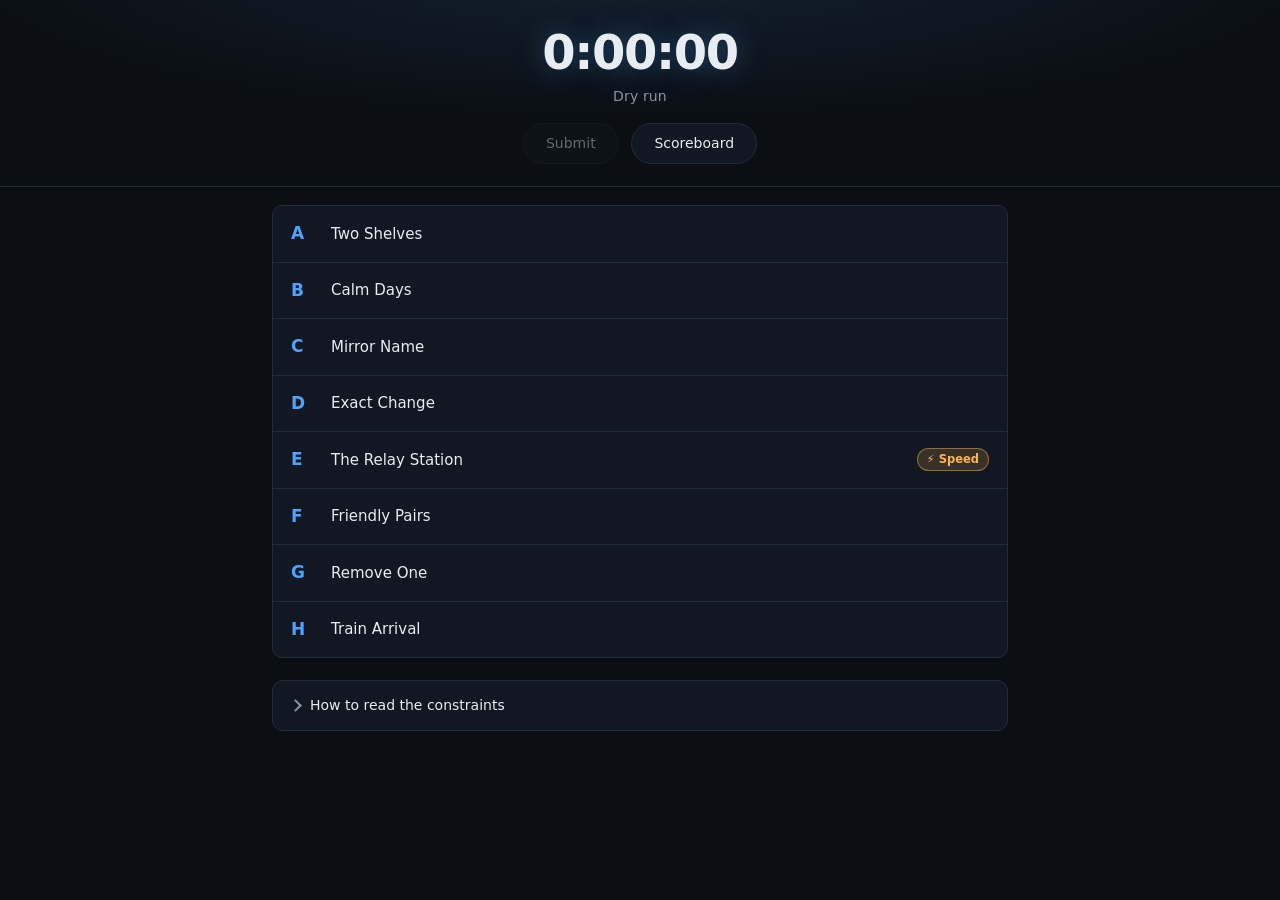
<file: docs/index.html>
<!DOCTYPE html>
<html lang="en">
<head>
  <meta charset="utf-8">
  <meta name="viewport" content="width=device-width, initial-scale=1">
  <title>Problems</title>
  <link rel="stylesheet" href="assets/style.css">
</head>
<body>

  <header class="hero hero-compact">
    <div class="clock">--:--:--</div>
    <h1 id="contestTitle">Contest</h1>
    <a class="cta" href="submit.html" id="submitCta">Submit</a>
    <a class="cta" href="board.html">Scoreboard</a>
  </header>

  <main class="wrap wrap-narrow">

    <p class="lock-note" id="lockNote" hidden>
      <svg viewBox="0 0 24 24" aria-hidden="true"><rect x="5" y="11" width="14" height="10" rx="2"/>
        <path d="M8 11V8a4 4 0 0 1 8 0v3"/></svg>
      Problem statements open when the contest starts. This page updates by itself.
    </p>

    <div class="plist" id="plist"></div>

    <details class="guide">
      <summary>How to read the constraints</summary>
      <div class="guide-body">
        <p>A computer does roughly 10<sup>8</sup> simple operations per second. Look at the largest
        value of <b>n</b> in the Input section and pick an approach that fits inside the time limit.</p>

        <div class="guide-table">
          <table>
            <thead><tr><th>Largest n</th><th>Slowest approach that still fits in 1 s</th></tr></thead>
            <tbody>
              <tr><td>n ≤ 10</td>                <td>O(n!) — try every ordering</td></tr>
              <tr><td>n ≤ 20</td>                <td>O(2<sup>n</sup>) — try every subset</td></tr>
              <tr><td>n ≤ 500</td>               <td>O(n<sup>3</sup>) — three nested loops</td></tr>
              <tr><td>n ≤ 5000</td>              <td>O(n<sup>2</sup>) — two nested loops</td></tr>
              <tr><td>n ≤ 2·10<sup>5</sup></td>  <td>O(n log n) — sorting, binary search, set, map</td></tr>
              <tr><td>n ≤ 10<sup>7</sup></td>    <td>O(n) — a single pass</td></tr>
            </tbody>
          </table>
        </div>

        <p>A program that prints the right answer but runs past the time limit is rejected as
        <b>Too slow</b>. Read from standard input, write to standard output, C++ only.</p>
      </div>
    </details>

  </main>

  <script src="assets/statement.js"></script>
  <script>
    const $ = id => document.getElementById(id);
    let DATA = null;

    async function load() {
      try {
        const res = await fetch("data/standings.json?t=" + Date.now(), { cache: "no-store" });
        if (!res.ok) throw new Error("HTTP " + res.status);
        DATA = await res.json();
        if (DATA.contest.closed) { location.replace("closed.html"); return; }
        $("contestTitle").textContent = DATA.contest.title || "Contest";
        renderProblems();
        tick();
      } catch (e) {
        console.warn("Could not load the contest:", e.message);
      }
    }

    function renderProblems() {
      const open = !!DATA.contest.revealed;
      $("lockNote").hidden = open;

      if (!DATA.problems.length) {
        $("plist").innerHTML = '<div class="empty-line">No problems yet.</div>';
        return;
      }

      $("plist").innerHTML = DATA.problems.map(p =>
        '<a class="prow' + (open ? '' : ' locked') + '" href="problem.html?id=' + p.id + '">' +
          '<span class="pid">' + p.id + '</span>' +
          '<span class="pname">' + (open ? escHtml(p.name || "Problem " + p.id) : "Opens at the start") + '</span>' +
          (open && p.speed ? '<span class="speed-tag">⚡ Speed</span>' : '') +
        '</a>').join("");
    }

    function hhmmss(t) {
      const s = Math.max(0, Math.floor(t));
      return Math.floor(s / 3600) + ":" +
        String(Math.floor((s % 3600) / 60)).padStart(2, "0") + ":" +
        String(s % 60).padStart(2, "0");
    }

    function applyPhase() {
      const open = contestPhase(DATA.contest) === "running";
      const b = $("submitCta");
      b.classList.toggle("is-off", !open);
      b.setAttribute("aria-disabled", String(!open));
      b.tabIndex = open ? 0 : -1;
      b.title = open ? "" : "Submissions open when the contest starts";
    }

    function tick() {
      if (!DATA) return;
      applyPhase();
      if (!DATA.contest.start) return;
      const t0 = new Date(DATA.contest.start).getTime();
      const t1 = t0 + DATA.contest.durationMinutes * 60000;
      const now = Date.now();
      const el = document.querySelector(".clock");
      if (now < t0)      el.textContent = hhmmss((t0 - now) / 1000);
      else if (now < t1) el.textContent = hhmmss((t1 - now) / 1000);
      else               el.textContent = "0:00:00";
    }

    load();
    setInterval(load, 15000);
    setInterval(tick, 1000);
  </script>
</body>
</html>
</file>
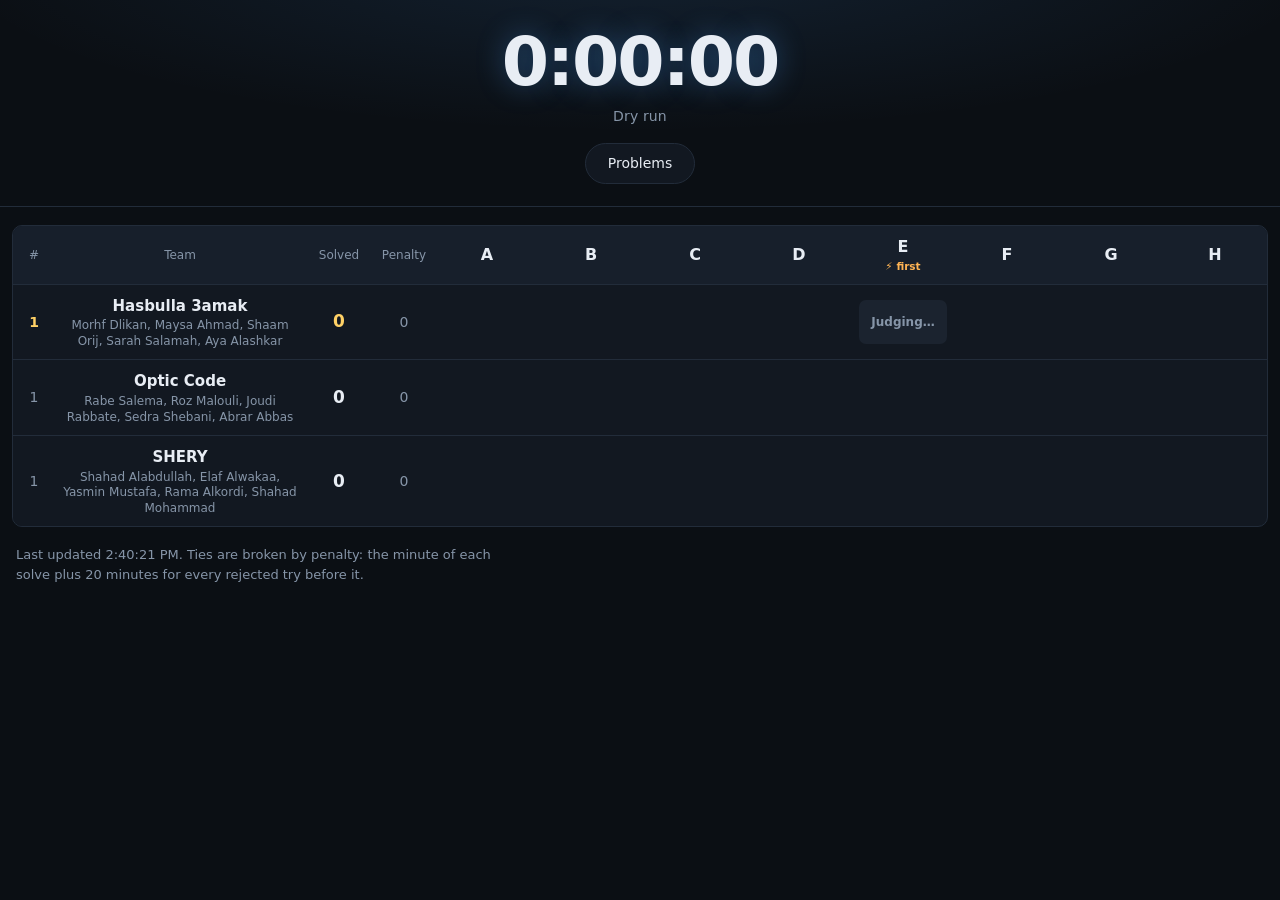
<file: docs/board.html>
<!DOCTYPE html>
<html lang="en">
<head>
  <meta charset="utf-8">
  <meta name="viewport" content="width=device-width, initial-scale=1">
  <title>Scoreboard</title>
  <link rel="stylesheet" href="assets/style.css">
</head>
<body>

  <header class="hero">
    <div class="clock">--:--:--</div>
    <h1 id="contestTitle">Contest</h1>
    <a class="cta" href="index.html">Problems</a>
  </header>

  <main class="wrap wrap-wide">
    <div class="board-scroll">
      <table class="board">
        <thead id="boardHead"></thead>
        <tbody id="boardBody"></tbody>
      </table>
    </div>
    <p class="note" id="updated"></p>
  </main>

  <script src="assets/scoring.js"></script>
  <script src="assets/statement.js"></script>
  <script>
    const $ = id => document.getElementById(id);
    let DATA = null;

    async function load() {
      try {
        const res = await fetch("data/standings.json?t=" + Date.now(), { cache: "no-store" });
        if (!res.ok) throw new Error("HTTP " + res.status);
        DATA = await res.json();
        if (DATA.contest.closed) { location.replace("closed.html"); return; }
        render();
        tick();
      } catch (e) {
        console.warn("Could not load the results:", e.message);
      }
    }

    function render() {
      $("contestTitle").textContent = DATA.contest.title || "Contest";
      const board = buildBoard(DATA);

      let head = '<tr><th class="rank">#</th><th class="team">Team</th>' +
                 '<th>Solved</th><th>Penalty</th>';
      DATA.problems.forEach(p => {
        head += '<th><span class="plet">' + p.id + '</span>' +
                (p.speed ? '<span class="psub speed">⚡ first</span>' : '') + '</th>';
      });
      $("boardHead").innerHTML = head + '</tr>';

      if (!DATA.teams.length) {
        $("boardBody").innerHTML = '<tr><td colspan="' + (4 + DATA.problems.length) + '">' +
          '<div class="empty-line">The teams appear here once the judge publishes them.</div></td></tr>';
      } else {
        $("boardBody").innerHTML = board.rows.map(r =>
          '<tr>' +
            '<td class="rank num">' + r.rank + '</td>' +
            '<td class="team"><div class="team-name">' + escHtml(r.team.name) + '</div>' +
              '<div class="team-members">' + escHtml((r.team.members || []).join(", ")) + '</div></td>' +
            '<td class="pts num">' + r.solved + '</td>' +
            '<td class="pen num">' + r.penalty + '</td>' +
            DATA.problems.map(p =>
              '<td class="cell">' + verdictBox(board.cells[r.team.id][p.id]) + '</td>').join("") +
          '</tr>').join("");
      }

      $("updated").textContent = DATA.updatedAt
        ? "Last updated " + new Date(DATA.updatedAt).toLocaleTimeString() +
          ". Ties are broken by penalty: the minute of each solve plus " +
          (DATA.contest.penaltyPerFail ?? 20) + " minutes for every rejected try before it."
        : "";
    }

    function hhmmss(t) {
      const s = Math.max(0, Math.floor(t));
      return Math.floor(s / 3600) + ":" +
        String(Math.floor((s % 3600) / 60)).padStart(2, "0") + ":" +
        String(s % 60).padStart(2, "0");
    }

    function tick() {
      if (!DATA || !DATA.contest.start) return;
      const t0 = new Date(DATA.contest.start).getTime();
      const t1 = t0 + DATA.contest.durationMinutes * 60000;
      const now = Date.now();
      const el = document.querySelector(".clock");
      if (now < t0)      el.textContent = hhmmss((t0 - now) / 1000);
      else if (now < t1) el.textContent = hhmmss((t1 - now) / 1000);
      else               el.textContent = "0:00:00";
    }

    load();
    setInterval(load, 15000);
    setInterval(tick, 1000);
  </script>
</body>
</html>
</file>
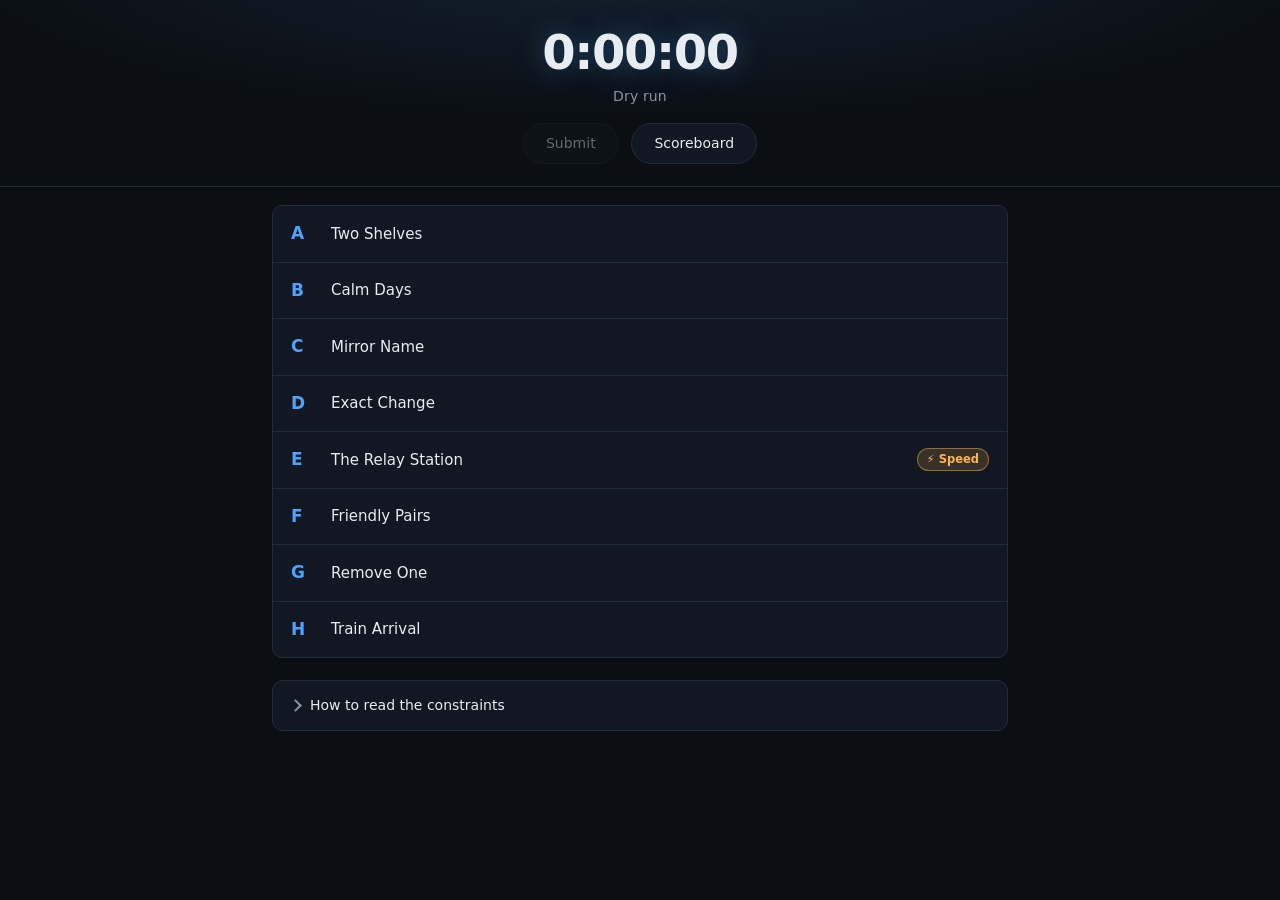
<file: docs/closed.html>
<!DOCTYPE html>
<html lang="en">
<head>
  <meta charset="utf-8">
  <meta name="viewport" content="width=device-width, initial-scale=1">
  <title>Contest ended</title>
  <link rel="stylesheet" href="assets/style.css">
</head>
<body>

  <main class="closed-page">
    <div class="closed-card" id="card">
      <p>Loading…</p>
    </div>
  </main>

  <script src="assets/scoring.js"></script>
  <script src="assets/statement.js"></script>
  <script>
    async function load() {
      let data;
      try {
        const res = await fetch("data/standings.json?t=" + Date.now(), { cache: "no-store" });
        if (!res.ok) throw new Error("HTTP " + res.status);
        data = await res.json();
      } catch (e) {
        return;
      }

      // the judge reopened the site: go back to the problems
      if (!data.contest.closed) { location.replace("index.html"); return; }

      const c = data.contest;
      const title = c.title || "The contest";
      document.title = title + " has ended";

      let h =
        '<div class="closed-mark"><svg viewBox="0 0 24 24" aria-hidden="true"><path d="M5 12.5l4.5 4.5L19 7.5"/></svg></div>' +
        "<h1>" + escHtml(title) + " has ended</h1>" +
        "<p>" + escHtml(c.closedMessage || "Thank you to every team that took part.") + "</p>";

      if (c.showPodium !== false && data.teams.length) {
        const rows = buildBoard(data).rows.filter(r => r.score > 0).slice(0, 3);
        if (rows.length) {
          h += '<div class="podium"><div class="podium-title">FINAL STANDINGS</div>' +
            rows.map(r =>
              '<div class="podium-row p' + r.rank + '">' +
                '<span class="podium-place">' + r.rank + "</span>" +
                '<div class="podium-main">' +
                  '<div class="podium-name">' + escHtml(r.team.name) + "</div>" +
                  '<div class="podium-members">' + escHtml((r.team.members || []).join(", ")) + "</div>" +
                "</div>" +
                '<div class="podium-score"><b>' + r.solved + (r.solved === 1 ? " problem" : " problems") + "</b>" +
                  "<small>penalty " + r.penalty + "</small></div>" +
              "</div>").join("") +
          "</div>";
        }
      }

      document.getElementById("card").innerHTML = h;
    }

    load();
    setInterval(load, 30000);
  </script>
</body>
</html>
</file>
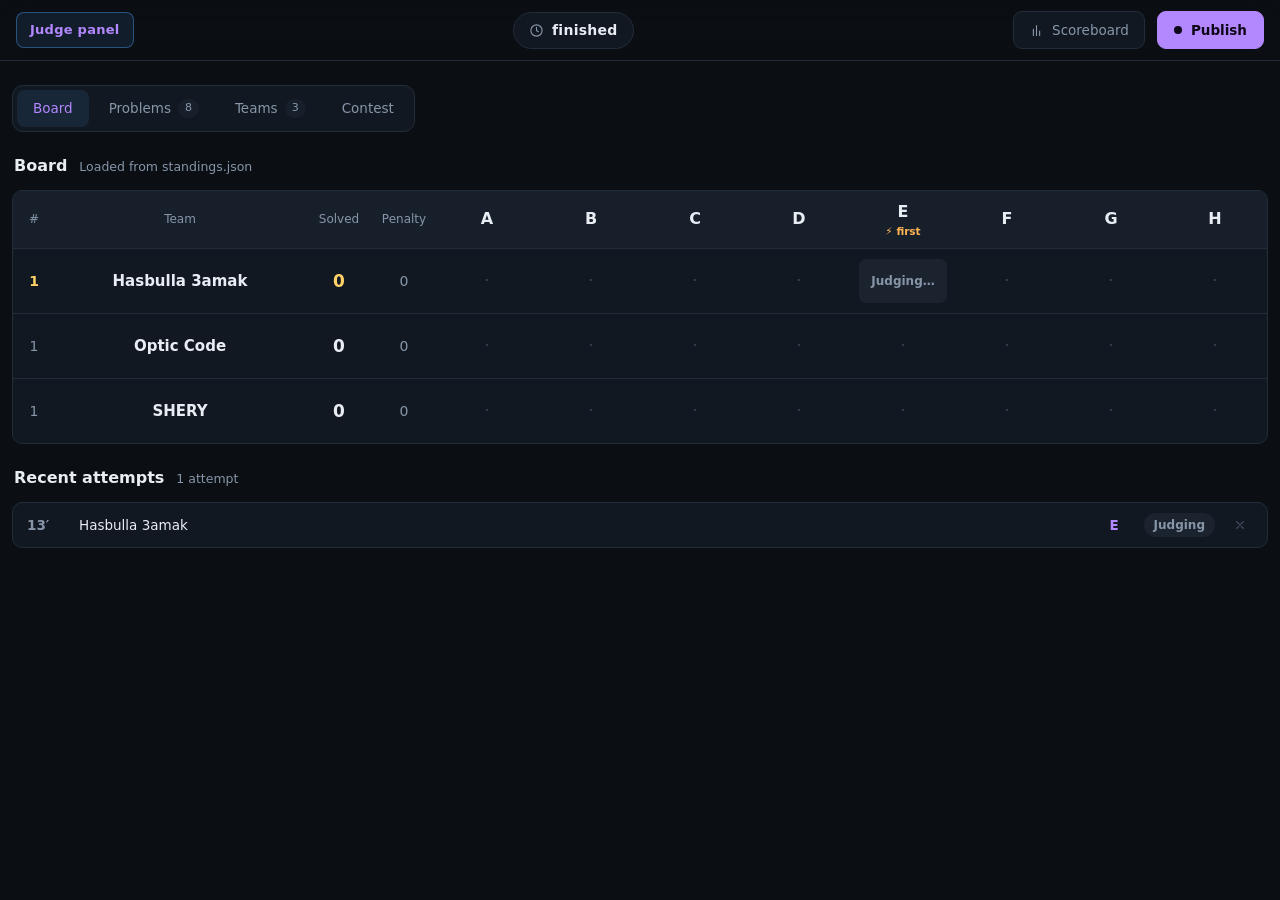
<file: docs/judge-mmi4favf.html>
<!DOCTYPE html>
<html lang="en">
<head>
  <meta charset="utf-8">
  <meta name="viewport" content="width=device-width, initial-scale=1">
  <meta name="robots" content="noindex">
  <title>Judge panel</title>
  <link rel="stylesheet" href="assets/style.css">
</head>
<body class="judge">

  <header class="navbar">
    <span class="judge-badge">Judge panel</span>

    <div class="nav-clock">
      <svg viewBox="0 0 24 24" aria-hidden="true">
        <circle cx="12" cy="12" r="9"/><path d="M12 7v5l3 2"/>
      </svg>
      <span class="num" id="clock">--:--:--</span>
    </div>

    <a class="nav-btn" href="board.html" target="_blank" rel="noopener">
      <svg viewBox="0 0 24 24" aria-hidden="true">
        <path d="M7 20V10M12 20V4M17 20v-7"/>
      </svg>
      <span>Scoreboard</span>
    </a>

    <button class="publish-btn" id="publishBtn" type="button" title="Send the current standings to the site">
      <span class="pub-dot" id="pubDot"></span>
      <span class="pub-label" id="pubLabel">Publish</span>
    </button>
  </header>

  <div class="pub-status" id="pubStatus" hidden></div>

  <main class="wrap wrap-wide">

    <nav class="tabs" role="tablist">
      <button class="tab" role="tab" data-tab="board" aria-selected="true">Board</button>
      <button class="tab" role="tab" data-tab="problems" aria-selected="false">
        Problems <span class="tab-count" id="probCount"></span>
      </button>
      <button class="tab" role="tab" data-tab="teams" aria-selected="false">
        Teams <span class="tab-count" id="teamCount"></span>
      </button>
      <button class="tab" role="tab" data-tab="contest" aria-selected="false">Contest</button>
    </nav>

    <!-- ═════════ BOARD ═════════ -->
    <div data-panel="board">
      <section class="panel">
        <div class="panel-head">
          <h2>Board</h2>
          <span class="panel-sub" id="source"></span>
        </div>
        <div class="board-scroll">
          <table class="board grid" id="grid"></table>
        </div>
      </section>

      <section class="panel">
        <div class="panel-head">
          <h2>Recent attempts</h2>
          <span class="panel-sub" id="logCount"></span>
        </div>
        <div class="log" id="log"></div>
      </section>
    </div>

    <!-- ═════════ PROBLEMS ═════════ -->
    <div data-panel="problems" hidden>
      <div class="pgrid">

        <aside class="prob-side">
          <div class="prob-count">
            <button type="button" class="icon-btn" id="probMinus" aria-label="Remove the last problem">
              <svg viewBox="0 0 24 24"><path d="M6 12h12"/></svg>
            </button>
            <span><b class="num" id="probN">0</b> problems</span>
            <button type="button" class="icon-btn" id="probPlus" aria-label="Add a problem at the end">
              <svg viewBox="0 0 24 24"><path d="M12 6v12M6 12h12"/></svg>
            </button>
          </div>
          <div class="prob-list" id="probList"></div>
        </aside>

        <section class="prob-editor">
          <div class="card" id="probEmpty">
            <div class="empty-line">Pick a problem on the left, or add one.</div>
          </div>

          <div id="probForm" hidden>
            <div class="card">
              <div class="pe-head">
                <div class="pe-nav">
                  <button type="button" class="icon-btn" id="probPrev" aria-label="Previous problem">
                    <svg viewBox="0 0 24 24"><path d="M15 6l-6 6 6 6"/></svg>
                  </button>
                  <span class="pe-letter" id="peLetter">A</span>
                  <button type="button" class="icon-btn" id="probNext" aria-label="Next problem">
                    <svg viewBox="0 0 24 24"><path d="M9 6l6 6-6 6"/></svg>
                  </button>
                </div>
                <label class="field pe-name">
                  <span>Name</span>
                  <input type="text" id="pName" autocomplete="off">
                </label>
              </div>

              <div class="form-row form-row-3">
                <label class="field">
                  <span>Time limit (s)</span>
                  <input type="number" id="pTL" min="0.1" step="0.5">
                </label>
                <label class="field">
                  <span>Memory limit (MB)</span>
                  <input type="number" id="pML" min="16" step="64">
                </label>
                <label class="check-row speed-row">
                  <input type="checkbox" id="pSpeed">
                  <span><b>⚡ Speed problem</b> — only the first team to solve it gets it</span>
                </label>
              </div>

              <label class="field">
                <span>Statement</span>
                <textarea id="pLegend" rows="6"></textarea>
              </label>
              <p class="syntax">
                <code>**n**</code> bold · <code>a_i</code> subscript · <code>10^5</code> power ·
                <code>&lt;=</code> ≤ · <code>2*10^5</code> 2·10⁵ · <code>`x`</code> code ·
                empty line = new paragraph
              </p>

              <label class="field">
                <span>Input</span>
                <textarea id="pInput" rows="4"></textarea>
              </label>

              <label class="field">
                <span>Output</span>
                <textarea id="pOutput" rows="3"></textarea>
              </label>

              <div class="field">
                <span>Examples</span>
                <div id="samplesEdit"></div>
                <button class="btn ghost small" id="addSample" type="button">Add example</button>
              </div>

              <label class="field">
                <span>Notes</span>
                <textarea id="pNotes" rows="4"></textarea>
              </label>

              <div class="field">
                <span>Images</span>
                <div id="figuresEdit"></div>
                <button class="btn ghost small" id="addFigure" type="button">Add image</button>
                <input type="file" id="figureFile" accept="image/png,image/jpeg,image/gif,image/webp,image/svg+xml" hidden>
                <p class="syntax" style="margin-top:10px">
                  Put <code>[figure 1]</code> on a line of its own in any box above to show image 1 there.
                  Images stay hidden with the statement until you reveal the problems.
                </p>
              </div>
            </div>

            <div class="form-actions">
              <span class="form-msg" id="probMsg"></span>
            </div>
          </div>
        </section>

        <section class="prob-preview">
          <div class="preview-label">Preview — what students will see</div>
          <div class="preview-box">
            <div class="statement" id="preview"></div>
          </div>
        </section>

      </div>
    </div>

    <!-- ═════════ TEAMS ═════════ -->
    <div data-panel="teams" hidden>
      <section class="panel">
        <div class="panel-head">
          <h2 id="formTitle">Add a team</h2>
        </div>
        <div class="card" id="teamCard">
          <label class="field">
            <span>Team name</span>
            <input type="text" id="tName" placeholder="Segfault" autocomplete="off">
          </label>
          <div class="members-grid" id="memberInputs"></div>
          <div class="form-actions">
            <button class="btn" id="saveTeam">Add team</button>
            <button class="btn ghost" id="cancelEdit" hidden>Cancel</button>
            <span class="form-msg" id="teamMsg"></span>
          </div>
        </div>
      </section>

      <section class="panel">
        <div class="panel-head">
          <h2>Teams</h2>
          <span class="panel-sub" id="teamSub"></span>
        </div>
        <div class="team-list" id="teamList"></div>
      </section>
    </div>

    <!-- ═════════ CONTEST ═════════ -->
    <div data-panel="contest" hidden>
      <section class="panel">
        <div class="panel-head">
          <h2>Contest</h2>
          <span class="panel-sub" id="savedNote"></span>
        </div>
        <div class="card">
          <label class="field">
            <span>Title shown to students</span>
            <input type="text" id="cTitle" autocomplete="off">
          </label>
          <div class="form-row">
            <label class="field">
              <span>Starts at (your local time)</span>
              <input type="datetime-local" id="cStart">
            </label>
            <label class="field">
              <span>Length in minutes</span>
              <input type="number" id="cDuration" min="1">
            </label>
            <label class="field">
              <span>Penalty per rejected attempt</span>
              <input type="number" id="cPenalty" min="0">
            </label>
          </div>
          <label class="field">
            <span>Submission endpoint (Cloudflare Worker URL)</span>
            <input type="text" id="cSubmit" autocomplete="off" spellcheck="false">
          </label>
        </div>
      </section>

      <section class="panel">
        <div class="panel-head">
          <h2>Publishing to GitHub</h2>
          <span class="panel-sub" id="ghNote"></span>
        </div>
        <div class="card">
          <div class="form-row form-row-3">
            <label class="field">
              <span>GitHub username</span>
              <input type="text" id="ghOwner" autocomplete="off" spellcheck="false" placeholder="yazan123">
            </label>
            <label class="field">
              <span>Repository</span>
              <input type="text" id="ghRepo" autocomplete="off" spellcheck="false" placeholder="contest">
            </label>
          </div>
          <label class="field">
            <span>Access token</span>
            <input type="password" id="ghToken" autocomplete="off" spellcheck="false" placeholder="github_pat_…">
          </label>
          <p class="syntax" style="margin:10px 2px 0">
            The token stays in this browser only. It is never included in backups and never sent anywhere except GitHub.
            Publish writes <code>docs/data/standings.json</code> on the <code>main</code> branch.
          </p>
        </div>
      </section>

      <section class="panel">
        <div class="panel-head">
          <h2>Visibility</h2>
        </div>
        <div class="card">
          <label class="switch-row">
            <input type="checkbox" id="cReveal">
            <span class="switch" aria-hidden="true"></span>
            <span class="switch-text">
              <b>Show the problems to students</b>
              <small id="revealHint"></small>
            </span>
          </label>
        </div>
      </section>

      <section class="panel">
        <div class="panel-head">
          <h2>End of contest</h2>
        </div>
        <div class="card">
          <label class="switch-row">
            <input type="checkbox" id="cClosed">
            <span class="switch" aria-hidden="true"></span>
            <span class="switch-text">
              <b>Close the site</b>
              <small id="closedHint"></small>
            </span>
          </label>

          <div class="closed-options">
            <label class="field">
              <span>Message on the closing page</span>
              <textarea id="cClosedMsg" rows="3"
                placeholder="Thank you to every team that took part. See you in the next round."></textarea>
            </label>
            <label class="check-row">
              <input type="checkbox" id="cPodium">
              <span>Show the top three teams on the closing page</span>
            </label>
          </div>
        </div>
      </section>

      <section class="panel">
        <div class="panel-head">
          <h2>Files</h2>
          <span class="panel-sub" id="fileNote"></span>
        </div>
        <div class="card">
          <div class="danger-row">
            <div><b>Download a backup</b><span>Everything: problems with full statements, teams, attempts. Keep it private.</span></div>
            <button class="btn ghost small" id="exportBackup">Download backup</button>
          </div>
          <div class="danger-row">
            <div><b>Download standings.json for the site</b><span>What students may see right now. Statements are left out while the problems are hidden.</span></div>
            <button class="btn ghost small" id="exportSite">Download for site</button>
          </div>
          <div class="danger-row">
            <div><b>Import a file</b><span>A backup replaces everything. A problem pack replaces the problems only.</span></div>
            <button class="btn ghost small" id="importBtn">Import…</button>
            <input type="file" id="importFile" accept=".json,application/json" hidden>
          </div>
        </div>
      </section>

      <section class="panel">
        <div class="panel-head">
          <h2>Reset</h2>
          <span class="panel-sub">These only touch this browser until you publish.</span>
        </div>
        <div class="card">
          <div class="danger-row">
            <div><b>Clear all attempts</b><span>Keeps teams and problems. Use this after a dry run.</span></div>
            <button class="btn danger small" id="clearAttempts">Clear attempts</button>
          </div>
          <div class="danger-row">
            <div><b>Start fresh</b><span>Removes every team and every attempt. Problems and settings stay.</span></div>
            <button class="btn danger small" id="clearAll">Start fresh</button>
          </div>
          <div class="danger-row">
            <div><b>Reload from standings.json</b><span>Throws away this browser's copy and reads the file again.</span></div>
            <button class="btn ghost small" id="reloadFile">Reload file</button>
          </div>
        </div>
      </section>
    </div>

  </main>

  <!-- verdict dialog -->
  <dialog class="dlg" id="dlg">
    <form method="dialog">
      <div class="dlg-head">
        <div>
          <div class="dlg-title" id="dlgTitle"></div>
          <div class="dlg-sub" id="dlgSub"></div>
        </div>
        <button class="dlg-x" value="close" aria-label="Close">
          <svg viewBox="0 0 24 24" aria-hidden="true"><path d="M6 6l12 12M18 6L6 18"/></svg>
        </button>
      </div>
      <div class="dlg-body">
        <label class="field">
          <span>Submitted at minute</span>
          <input type="number" id="dlgMinute" min="0">
        </label>
        <p class="dlg-hint" id="dlgHint"></p>
        <div class="verdicts">
          <button type="button" class="v ac"      data-v="AC"><b>Accepted</b><kbd>A</kbd></button>
          <button type="button" class="v wa"      data-v="WA"><b>Wrong answer</b><kbd>W</kbd></button>
          <button type="button" class="v tle"     data-v="TLE"><b>Too slow</b><kbd>T</kbd></button>
          <button type="button" class="v pending" data-v="PENDING"><b>Judging</b><kbd>P</kbd></button>
        </div>
        <div class="dlg-history" id="dlgHistory"></div>
      </div>
    </form>
  </dialog>

  <script src="assets/scoring.js"></script>
  <script src="assets/statement.js"></script>
  <script>
    const KEY = "judge-state-v1";
    const MEMBERS = 5;
    const LABEL = { AC: "Accepted", WA: "Wrong answer", TLE: "Too slow", PENDING: "Judging" };
    const KEYS  = { KeyA: "AC", KeyW: "WA", KeyT: "TLE", KeyP: "PENDING" };
    const $ = id => document.getElementById(id);

    let S = null;          // the whole contest
    let cur = null;        // open verdict cell: { team, problem }
    let editingId = null;  // team being edited
    let selProb = null;    // problem open in the editor

    /* ═══════════ load & save ═══════════ */
    async function init() {
      const saved = localStorage.getItem(KEY);
      if (saved) {
        S = JSON.parse(saved);
        $("source").textContent = "Loaded from this browser";
      } else {
        const res = await fetch("data/standings.json?t=" + Date.now(), { cache: "no-store" });
        S = await res.json();
        $("source").textContent = "Loaded from standings.json";
      }
      normalise();
      save();

      buildMemberInputs();
      fillContest();
      if (S.problems.length) selectProblem(S.problems[0].id);
      redraw();
      tick();
    }

    // older data may lack the newer problem fields
    function normalise() {
      if (S.contest.revealed == null) S.contest.revealed = false;
      if (S.contest.closed == null) S.contest.closed = false;
      if (S.contest.closedMessage == null) S.contest.closedMessage = "";
      if (S.contest.showPodium == null) S.contest.showPodium = true;
      S.problems.forEach(p => {
        if (p.memoryLimit == null) p.memoryLimit = 256;
        if (p.timeLimit == null) p.timeLimit = 1;
        ["legend", "input", "output", "notes"].forEach(k => { if (p[k] == null) p[k] = ""; });
        if (!Array.isArray(p.samples) || !p.samples.length) p.samples = [{ input: "", output: "" }];
        if (!Array.isArray(p.figures)) p.figures = [];
      });
      S.problems.sort((a, b) => a.id.localeCompare(b.id));
    }

    function save() {
      localStorage.setItem(KEY, JSON.stringify(S));
      if (typeof pubState === "function") pubState();
    }

    function redraw() {
      drawGrid();
      drawLog();
      drawTeams();
      drawProblemList();
      if ($("dlg").open) drawHistory();
    }

    /* ═══════════ tabs ═══════════ */
    document.querySelectorAll(".tab").forEach(b =>
      b.addEventListener("click", () => showTab(b.dataset.tab)));

    function showTab(name) {
      document.querySelectorAll(".tab").forEach(b =>
        b.setAttribute("aria-selected", b.dataset.tab === name));
      document.querySelectorAll("[data-panel]").forEach(p =>
        p.hidden = p.dataset.panel !== name);
    }

    /* ═══════════ BOARD: grid ═══════════ */
    function drawGrid() {
      const board = buildBoard(S);

      let h = '<thead><tr><th class="rank">#</th><th class="team">Team</th>' +
              '<th>Solved</th><th>Penalty</th>';
      S.problems.forEach(p => {
        h += '<th><span class="plet">' + p.id + '</span>' +
             (p.speed ? '<span class="psub speed">⚡ first</span>' : '') + '</th>';
      });
      h += '</tr></thead><tbody>';

      if (!S.teams.length) {
        h += '<tr><td colspan="' + (4 + S.problems.length) + '">' +
             '<div class="empty-line">No teams yet. Add them in the Teams tab.</div></td></tr>';
      }

      board.rows.forEach(r => {
        h += '<tr><td class="rank num">' + r.rank + '</td>' +
             '<td class="team"><div class="team-name">' + esc(r.team.name) + '</div></td>' +
             '<td class="pts num">' + r.solved + '</td>' +
             '<td class="pen num">' + r.penalty + '</td>';
        S.problems.forEach(p => {
          h += '<td class="cell" data-team="' + r.team.id + '" data-problem="' + p.id + '">' +
               box(board.cells[r.team.id][p.id]) + '</td>';
        });
        h += '</tr>';
      });

      $("grid").innerHTML = h + '</tbody>';
    }

    function box(c) {
      return verdictBox(c, "·");
    }

    $("grid").addEventListener("click", e => {
      const td = e.target.closest("td.cell");
      if (td) openCell(td.dataset.team, td.dataset.problem);
    });

    /* ═══════════ BOARD: verdict dialog ═══════════ */
    function openCell(teamId, problemId) {
      cur = { team: teamId, problem: problemId };
      const team = S.teams.find(t => t.id === teamId);
      const prob = S.problems.find(p => p.id === problemId);

      $("dlgTitle").textContent = team.name;
      $("dlgSub").textContent = problemId + " · " + (prob.name || "Untitled");

      const p = lastPendingIndex();
      if (p >= 0) {
        $("dlgMinute").value = S.submissions[p].minute;
        $("dlgHint").textContent =
          "Waiting for your verdict on the submission from minute " + S.submissions[p].minute + ".";
      } else {
        $("dlgMinute").value = currentMinute();
        $("dlgHint").textContent = "New attempt.";
      }

      drawHistory();
      $("dlg").showModal();
    }

    function currentMinute() {
      if (!S.contest.start) return 0;
      const m = Math.floor((Date.now() - new Date(S.contest.start).getTime()) / 60000);
      return Math.max(0, Math.min(m, S.contest.durationMinutes));
    }

    function lastPendingIndex() {
      for (let i = S.submissions.length - 1; i >= 0; i--) {
        const s = S.submissions[i];
        if (s.team === cur.team && s.problem === cur.problem && s.verdict === "PENDING") return i;
      }
      return -1;
    }

    function record(verdict) {
      const minute = parseInt($("dlgMinute").value, 10);
      if (isNaN(minute) || minute < 0) { $("dlgMinute").focus(); return; }

      const p = lastPendingIndex();
      if (verdict !== "PENDING" && p >= 0) {
        S.submissions[p].verdict = verdict;
        S.submissions[p].minute = minute;
      } else {
        S.submissions.push({ team: cur.team, problem: cur.problem, minute, verdict });
      }
      save();
      redraw();
      $("dlg").close();
    }

    document.querySelectorAll(".verdicts .v").forEach(b =>
      b.addEventListener("click", () => record(b.dataset.v)));

    $("dlg").addEventListener("keydown", e => {
      if (e.ctrlKey || e.metaKey || e.altKey) return;
      const v = KEYS[e.code];
      if (v) { e.preventDefault(); record(v); }
    });

    function drawHistory() {
      const items = S.submissions
        .map((s, i) => ({ s, i }))
        .filter(x => x.s.team === cur.team && x.s.problem === cur.problem)
        .sort((a, b) => a.s.minute - b.s.minute);

      $("dlgHistory").innerHTML = items.length
        ? '<div class="hist-title">History</div>' + items.map(({ s, i }) => attemptRow(s, i, false)).join("")
        : '<div class="empty-line">No attempts yet.</div>';
    }

    /* ═══════════ BOARD: recent attempts ═══════════ */
    function drawLog() {
      const n = S.submissions.length;
      $("logCount").textContent = n ? n + (n === 1 ? " attempt" : " attempts") : "";
      $("log").innerHTML = n
        ? S.submissions.map((s, i) => ({ s, i })).reverse().slice(0, 15)
            .map(({ s, i }) => attemptRow(s, i, true)).join("")
        : '<div class="empty-line">Nothing recorded yet.</div>';
    }

    function attemptRow(s, i, withTeam) {
      const team = S.teams.find(t => t.id === s.team);
      const who = withTeam
        ? '<span class="lr-team">' + esc(team ? team.name : "?") + '</span>' +
          '<span class="lr-prob">' + s.problem + '</span>'
        : '';
      return '<div class="lr">' +
        '<span class="lr-min num">' + s.minute + '′</span>' + who +
        '<span class="chip ' + s.verdict.toLowerCase() + '">' + LABEL[s.verdict] + '</span>' +
        '<button type="button" class="lr-del" data-i="' + i + '" aria-label="Remove">' +
        '<svg viewBox="0 0 24 24" aria-hidden="true"><path d="M6 6l12 12M18 6L6 18"/></svg>' +
        '</button></div>';
    }

    document.addEventListener("click", e => {
      const b = e.target.closest(".lr-del");
      if (!b) return;
      S.submissions.splice(parseInt(b.dataset.i, 10), 1);
      save();
      redraw();
    });

    /* ═══════════ PROBLEMS ═══════════ */
    function drawProblemList() {
      $("probCount").textContent = S.problems.length || "";
      $("probList").innerHTML = S.problems.length
        ? S.problems.map(p =>
            '<button class="prob-item" data-pid="' + p.id + '" aria-current="' + (p.id === selProb) + '">' +
              '<span class="pi-id">' + p.id + '</span>' +
              '<span class="pi-name">' + esc(p.name || "Untitled") + '</span>' +
              '<span class="pi-dot' + (hasStatement(p) ? ' on' : '') + '" title="' +
                (hasStatement(p) ? 'Statement written' : 'Statement missing') + '"></span>' +
            '</button>').join("")
        : '<div class="empty-line">No problems yet.</div>';
      $("probN").textContent = S.problems.length;
      $("probMinus").disabled = S.problems.length <= 1;
      $("probPlus").disabled = S.problems.length >= 26;
    }

    $("probList").addEventListener("click", e => {
      const b = e.target.closest(".prob-item");
      if (b) selectProblem(b.dataset.pid);
    });

    function selProblem() {
      return S.problems.find(p => p.id === selProb);
    }

    function selectProblem(id) {
      selProb = id;
      const p = selProblem();
      $("probEmpty").hidden = !!p;
      $("probForm").hidden = !p;
      if (!p) { $("preview").innerHTML = ""; drawProblemList(); return; }

      $("peLetter").textContent = p.id;
      const idx = S.problems.indexOf(p);
      $("probPrev").disabled = idx <= 0;
      $("probNext").disabled = idx >= S.problems.length - 1;
      $("pName").value = p.name || "";
      $("pSpeed").checked = !!p.speed;
      $("pTL").value = p.timeLimit;
      $("pML").value = p.memoryLimit;
      $("pLegend").value = p.legend;
      $("pInput").value = p.input;
      $("pOutput").value = p.output;
      $("pNotes").value = p.notes;
      $("probMsg").textContent = "";
      drawSamples();
      drawFigures();
      drawPreview();
      drawProblemList();
    }

    const probFields = {
      pName:   (p, v) => p.name = v,
      pTL:     (p, v) => p.timeLimit = Math.max(0.1, parseFloat(v) || 1),
      pML:     (p, v) => p.memoryLimit = Math.max(16, parseInt(v, 10) || 256),
      pLegend: (p, v) => p.legend = v,
      pInput:  (p, v) => p.input = v,
      pOutput: (p, v) => p.output = v,
      pNotes:  (p, v) => p.notes = v
    };

    Object.keys(probFields).forEach(id =>
      $(id).addEventListener("input", e => {
        const p = selProblem();
        if (!p) return;
        probFields[id](p, e.target.value);
        problemChanged();
      }));

    // only one problem can be the speed problem
    $("pSpeed").addEventListener("change", e => {
      const p = selProblem();
      if (!p) return;
      if (e.target.checked) S.problems.forEach(q => { if (q !== p) delete q.speed; });
      if (e.target.checked) p.speed = true; else delete p.speed;
      problemChanged();
    });

    function problemChanged() {
      save();
      drawPreview();
      drawProblemList();
      drawGrid();
      const t = new Date().toLocaleTimeString([], { hour: "2-digit", minute: "2-digit", second: "2-digit" });
      $("probMsg").className = "form-msg ok";
      $("probMsg").textContent = "✓ All changes saved in this browser · " + t;
    }

    function drawPreview() {
      const p = selProblem();
      $("preview").innerHTML = p ? renderStatement(p) : "";
    }

    function drawSamples() {
      const p = selProblem();
      $("samplesEdit").innerHTML = p.samples.map((s, i) =>
        '<div class="sample-edit">' +
          '<div class="se-head"><span>Example ' + (i + 1) + '</span>' +
            (p.samples.length > 1
              ? '<button type="button" class="icon-btn del" data-rm-sample="' + i + '" aria-label="Remove example">' +
                '<svg viewBox="0 0 24 24"><path d="M6 6l12 12M18 6L6 18"/></svg></button>'
              : '') +
          '</div>' +
          '<div class="se-cols">' +
            '<textarea class="mono" rows="4" placeholder="input" data-sample="' + i + '" data-side="input">' +
              esc(s.input) + '</textarea>' +
            '<textarea class="mono" rows="4" placeholder="output" data-sample="' + i + '" data-side="output">' +
              esc(s.output) + '</textarea>' +
          '</div>' +
        '</div>').join("");
    }

    $("samplesEdit").addEventListener("input", e => {
      const ta = e.target.closest("textarea[data-sample]");
      if (!ta) return;
      selProblem().samples[+ta.dataset.sample][ta.dataset.side] = ta.value;
      problemChanged();
    });

    $("samplesEdit").addEventListener("click", e => {
      const b = e.target.closest("[data-rm-sample]");
      if (!b) return;
      selProblem().samples.splice(+b.dataset.rmSample, 1);
      drawSamples();
      problemChanged();
    });

    /* ── images ── */
    function drawFigures() {
      const p = selProblem();
      $("figuresEdit").innerHTML = p.figures.map((f, i) =>
        '<div class="fig-edit">' +
          '<img src="' + f.src + '" alt="">' +
          '<div class="fig-main">' +
            '<div class="fig-tag"><code>[figure ' + (i + 1) + ']</code>' +
              '<span class="fig-size">' + Math.round(f.src.length * 0.75 / 1024) + ' KB</span></div>' +
            '<input type="text" class="fig-cap" data-fig="' + i + '" placeholder="Caption (optional)" value="' +
              esc(f.caption || "") + '">' +
          '</div>' +
          '<button type="button" class="icon-btn del" data-rm-fig="' + i + '" aria-label="Remove image ' + (i + 1) + '">' +
            '<svg viewBox="0 0 24 24"><path d="M6 6l12 12M18 6L6 18"/></svg></button>' +
        '</div>').join("");
    }

    $("addFigure").addEventListener("click", () => $("figureFile").click());

    $("figureFile").addEventListener("change", e => {
      const file = e.target.files[0];
      e.target.value = "";
      if (!file) return;
      if (file.size > 400 * 1024 &&
          !confirm("This image is " + Math.round(file.size / 1024) + " KB. Big images make the site slow " +
                   "for students on phones. Add it anyway?")) return;
      const reader = new FileReader();
      reader.onload = () => {
        const p = selProblem();
        p.figures.push({ src: reader.result, caption: "" });
        drawFigures();
        problemChanged();
      };
      reader.readAsDataURL(file);
    });

    $("figuresEdit").addEventListener("input", e => {
      const inp = e.target.closest(".fig-cap");
      if (!inp) return;
      selProblem().figures[+inp.dataset.fig].caption = inp.value;
      problemChanged();
    });

    $("figuresEdit").addEventListener("click", e => {
      const b = e.target.closest("[data-rm-fig]");
      if (!b) return;
      if (!confirm("Remove image " + (+b.dataset.rmFig + 1) + "? Any later [figure N] numbers move up by one.")) return;
      selProblem().figures.splice(+b.dataset.rmFig, 1);
      drawFigures();
      problemChanged();
    });

    $("addSample").addEventListener("click", () => {
      const p = selProblem();
      if (!p) return;
      p.samples.push({ input: "", output: "" });
      drawSamples();
      problemChanged();
      const boxes = $("samplesEdit").querySelectorAll(".sample-edit");
      const last = boxes[boxes.length - 1];
      last.classList.add("just-added");
      last.scrollIntoView({ behavior: "smooth", block: "center" });
      last.querySelector("textarea").focus({ preventScroll: true });
    });

    // + adds the first missing letter (normally the next one at the end).
    // It does not move you there.
    $("probPlus").addEventListener("click", () => {
      if (S.problems.length >= 26) return;

      const used = new Set(S.problems.map(p => p.id));
      let id = null;
      for (let c = 65; c <= 90; c++) {
        const letter = String.fromCharCode(c);
        if (!used.has(letter)) { id = letter; break; }
      }
      if (!id) return;

      S.problems.push({
        id, name: "", timeLimit: 1, memoryLimit: 256,
        legend: "", input: "", output: "", samples: [{ input: "", output: "" }], notes: ""
      });
      S.problems.sort((a, b) => a.id.localeCompare(b.id));
      save();
      redraw();
      if (!selProb) selectProblem(id);

      const item = document.querySelector('.prob-item[data-pid="' + id + '"]');
      if (item) item.classList.add("just-added");
    });

    // − removes the last letter, after asking
    $("probMinus").addEventListener("click", () => {
      if (S.problems.length <= 1) return;
      const p = S.problems[S.problems.length - 1];
      const tries = S.submissions.filter(s => s.problem === p.id).length;
      const bits = [];
      if (hasStatement(p) || p.name) bits.push("its statement");
      if (tries) bits.push(tries + " recorded attempts");
      const msg = "Remove problem " + p.id + (p.name ? " (" + p.name + ")" : "") +
                  (bits.length ? "? This also deletes " + bits.join(" and ") + "." : "?");
      if (!confirm(msg)) return;
      S.problems.pop();
      S.submissions = S.submissions.filter(s => s.problem !== p.id);
      save();
      if (selProb === p.id) selectProblem(S.problems[S.problems.length - 1].id);
      redraw();
    });

    function stepProblem(delta) {
      const i = S.problems.findIndex(p => p.id === selProb);
      const next = S.problems[i + delta];
      if (!next) return;
      selectProblem(next.id);
      const top = document.querySelector(".prob-editor").getBoundingClientRect().top;
      if (top < 0) window.scrollBy({ top: top - 80, behavior: "smooth" });
    }
    $("probPrev").addEventListener("click", () => stepProblem(-1));
    $("probNext").addEventListener("click", () => stepProblem(1));

    /* ═══════════ TEAMS ═══════════ */
    function buildMemberInputs() {
      let h = "";
      for (let i = 0; i < MEMBERS; i++) {
        h += '<label class="field"><span>Member ' + (i + 1) + '</span>' +
             '<input type="text" class="m-input" autocomplete="off"></label>';
      }
      $("memberInputs").innerHTML = h;
    }

    function memberInputs() {
      return [...document.querySelectorAll(".m-input")];
    }

    $("saveTeam").addEventListener("click", saveTeam);
    $("teamCard").addEventListener("keydown", e => {
      if (e.key === "Enter") { e.preventDefault(); saveTeam(); }
    });

    function saveTeam() {
      const name = $("tName").value.trim();
      const members = memberInputs().map(i => i.value.trim()).filter(Boolean);

      if (!name) { teamMsg("err", "Give the team a name."); $("tName").focus(); return; }

      const clash = S.teams.find(t =>
        t.name.toLowerCase() === name.toLowerCase() && t.id !== editingId);
      if (clash) { teamMsg("err", "Another team is already called " + name + "."); return; }

      if (editingId) {
        const t = S.teams.find(t => t.id === editingId);
        t.name = name;
        t.members = members;
        teamMsg("ok", "Saved " + name + ".");
      } else {
        S.teams.push({ id: newId(), name, members });
        teamMsg("ok", "Added " + name + ".");
      }

      save();
      resetForm();
      redraw();
      $("tName").focus();
    }

    function newId() {
      return "t" + Date.now().toString(36) + Math.random().toString(36).slice(2, 5);
    }

    function resetForm() {
      editingId = null;
      $("tName").value = "";
      memberInputs().forEach(i => i.value = "");
      $("formTitle").textContent = "Add a team";
      $("saveTeam").textContent = "Add team";
      $("cancelEdit").hidden = true;
    }

    $("cancelEdit").addEventListener("click", () => {
      resetForm();
      teamMsg("", "");
      drawTeams();
    });

    function teamMsg(kind, text) {
      $("teamMsg").className = "form-msg " + kind;
      $("teamMsg").textContent = text;
    }

    function drawTeams() {
      const n = S.teams.length;
      $("teamCount").textContent = n || "";
      $("teamSub").textContent = n ? n + (n === 1 ? " team" : " teams") : "";

      if (!n) {
        $("teamList").innerHTML = '<div class="empty-line">No teams yet.</div>';
        return;
      }

      $("teamList").innerHTML = S.teams.map(t => {
        const tries = S.submissions.filter(s => s.team === t.id).length;
        const members = (t.members || []).length
          ? esc(t.members.join(", "))
          : '<i>No members listed</i>';
        return '<div class="team-row' + (t.id === editingId ? ' editing' : '') + '">' +
          '<div class="tr-main">' +
            '<div class="tr-name">' + esc(t.name) + '</div>' +
            '<div class="tr-members">' + members + '</div>' +
          '</div>' +
          '<span class="tr-meta num">' + tries + (tries === 1 ? " attempt" : " attempts") + '</span>' +
          '<div class="tr-actions">' +
            '<button class="icon-btn" data-edit="' + t.id + '" aria-label="Edit ' + esc(t.name) + '">' +
              '<svg viewBox="0 0 24 24"><path d="M4 20h4L19 9l-4-4L4 16v4zM13 7l4 4"/></svg></button>' +
            '<button class="icon-btn del" data-del="' + t.id + '" aria-label="Remove ' + esc(t.name) + '">' +
              '<svg viewBox="0 0 24 24"><path d="M5 7h14M10 7V5h4v2M7 7l1 12h8l1-12"/></svg></button>' +
          '</div>' +
        '</div>';
      }).join("");
    }

    $("teamList").addEventListener("click", e => {
      const ed = e.target.closest("[data-edit]");
      const del = e.target.closest("[data-del]");

      if (ed) {
        const t = S.teams.find(t => t.id === ed.dataset.edit);
        editingId = t.id;
        $("tName").value = t.name;
        memberInputs().forEach((inp, i) => inp.value = (t.members || [])[i] || "");
        $("formTitle").textContent = "Edit " + t.name;
        $("saveTeam").textContent = "Save changes";
        $("cancelEdit").hidden = false;
        teamMsg("", "");
        drawTeams();
        window.scrollTo({ top: 0, behavior: "smooth" });
        $("tName").focus();
      }

      if (del) {
        const t = S.teams.find(t => t.id === del.dataset.del);
        const tries = S.submissions.filter(s => s.team === t.id).length;
        const extra = tries ? " and its " + tries + " recorded attempts" : "";
        if (!confirm("Remove " + t.name + extra + "?")) return;
        S.teams = S.teams.filter(x => x.id !== t.id);
        S.submissions = S.submissions.filter(s => s.team !== t.id);
        if (editingId === t.id) resetForm();
        save();
        redraw();
      }
    });

    /* ═══════════ CONTEST ═══════════ */
    function fillContest() {
      $("cTitle").value = S.contest.title || "";
      $("cStart").value = toLocalInput(S.contest.start);
      $("cDuration").value = S.contest.durationMinutes;
      $("cPenalty").value = S.contest.penaltyPerFail;
      $("cSubmit").value = S.contest.submitUrl || "";
      $("cReveal").checked = !!S.contest.revealed;
      revealHint();
      $("cClosed").checked = !!S.contest.closed;
      $("cClosedMsg").value = S.contest.closedMessage || "";
      $("cPodium").checked = S.contest.showPodium !== false;
      closedHint();
    }

    function closedHint() {
      $("closedHint").textContent = S.contest.closed
        ? "On — after you publish, every page of the site shows the closing page."
        : "Off — the site works normally. Turn this on when the contest is over, then publish.";
    }

    function revealHint() {
      $("revealHint").textContent = S.contest.revealed
        ? "On — students see every name and statement once you publish."
        : "Off — students see letters and points only. Names and statements stay in this browser.";
    }

    function toLocalInput(iso) {
      if (!iso) return "";
      const d = new Date(iso);
      if (isNaN(d)) return "";
      return new Date(d.getTime() - d.getTimezoneOffset() * 60000).toISOString().slice(0, 16);
    }

    const contestFields = {
      cTitle:    v => S.contest.title = v.trim(),
      cStart:    v => S.contest.start = v ? new Date(v).toISOString() : null,
      cDuration: v => S.contest.durationMinutes = Math.max(1, parseInt(v, 10) || 180),
      cPenalty:  v => S.contest.penaltyPerFail = Math.max(0, parseInt(v, 10) || 0),
      cSubmit:   v => S.contest.submitUrl = v.trim()
    };

    Object.keys(contestFields).forEach(id =>
      $(id).addEventListener("change", e => {
        contestFields[id](e.target.value);
        save();
        redraw();
        tick();
        $("savedNote").textContent = "Saved";
        setTimeout(() => $("savedNote").textContent = "", 1500);
      }));

    $("cReveal").addEventListener("change", e => {
      if (e.target.checked) {
        const missing = S.problems.filter(p => !hasStatement(p)).map(p => p.id);
        if (missing.length && !confirm("Problem " + missing.join(", ") +
            " has no full statement yet and will stay locked. Show the problems anyway?")) {
          e.target.checked = false;
          return;
        }
      }
      S.contest.revealed = e.target.checked;
      save();
      revealHint();
    });

    $("cClosed").addEventListener("change", e => {
      if (e.target.checked && !confirm("Close the site? After you publish, students only see the closing page.")) {
        e.target.checked = false;
        return;
      }
      S.contest.closed = e.target.checked;
      save();
      closedHint();
    });
    $("cClosedMsg").addEventListener("input", e => { S.contest.closedMessage = e.target.value; save(); });
    $("cPodium").addEventListener("change", e => { S.contest.showPodium = e.target.checked; save(); });

    // What the public site is allowed to see. Publish will send exactly this.
    function publicData() {
      const out = JSON.parse(JSON.stringify(S));
      out.updatedAt = new Date().toISOString();
      if (!S.contest.revealed) {
        out.problems = S.problems.map(p => ({
          id: p.id, timeLimit: p.timeLimit, memoryLimit: p.memoryLimit
        }));
      }
      return out;
    }

    function download(name, obj) {
      const blob = new Blob([JSON.stringify(obj, null, 2)], { type: "application/json" });
      const a = document.createElement("a");
      a.href = URL.createObjectURL(blob);
      a.download = name;
      document.body.appendChild(a);
      a.click();
      a.remove();
      setTimeout(() => URL.revokeObjectURL(a.href), 1000);
    }

    function fileNote(text) {
      $("fileNote").textContent = text;
      setTimeout(() => $("fileNote").textContent = "", 3000);
    }

    $("exportBackup").addEventListener("click", () => {
      const d = new Date();
      const stamp = d.getFullYear() + "-" + String(d.getMonth() + 1).padStart(2, "0") + "-" +
        String(d.getDate()).padStart(2, "0") + "_" +
        String(d.getHours()).padStart(2, "0") + String(d.getMinutes()).padStart(2, "0");
      download("contest-backup_" + stamp + ".json", S);
      fileNote("Backup downloaded");
    });

    $("exportSite").addEventListener("click", () => {
      download("standings.json", publicData());
      fileNote(S.contest.revealed ? "Downloaded with statements" : "Downloaded without statements");
    });

    $("importBtn").addEventListener("click", () => $("importFile").click());

    $("importFile").addEventListener("change", async e => {
      const f = e.target.files[0];
      e.target.value = "";
      if (!f) return;
      let data;
      try {
        data = JSON.parse(await f.text());
      } catch (err) {
        alert("That file is not valid JSON.");
        return;
      }
      // a problem pack replaces the problems only; teams, attempts and settings stay
      if (data && data.kind === "problem-pack" && Array.isArray(data.problems)) {
        const ids = new Set(data.problems.map(p => p.id));
        const lost = S.submissions.filter(s => !ids.has(s.problem)).length;
        const msg = "Replace your " + S.problems.length + " problems with the " + data.problems.length +
          " problems in " + f.name + "?\n\nTeams, attempts and contest settings stay as they are." +
          (lost ? "\n" + lost + " attempts on problems that are not in the pack will be removed." : "");
        if (!confirm(msg)) return;
        S.problems = JSON.parse(JSON.stringify(data.problems));
        S.submissions = S.submissions.filter(s => ids.has(s.problem));
        normalise();
        save();
        selectProblem(S.problems.length ? S.problems[0].id : null);
        redraw();
        fileNote("Imported " + data.problems.length + " problems");
        return;
      }

      if (!data || !data.contest || !Array.isArray(data.problems) ||
          !Array.isArray(data.teams) || !Array.isArray(data.submissions)) {
        alert("That file does not look like a contest file.");
        return;
      }
      const stripped = data.problems.length && !data.problems.some(p => p.legend);
      const warn = stripped ? "\n\nThis file has no problem statements in it." : "";
      if (!confirm("Replace everything in this browser with " + f.name + "?" + warn)) return;

      S = data;
      normalise();
      save();
      resetForm();
      fillContest();
      selectProblem(S.problems.length ? S.problems[0].id : null);
      redraw();
      tick();
      fileNote("Imported " + f.name);
    });

    $("clearAttempts").addEventListener("click", () => {
      if (!confirm("Delete every recorded attempt? Teams and problems stay.")) return;
      S.submissions = [];
      save();
      redraw();
    });

    $("clearAll").addEventListener("click", () => {
      if (!confirm("Remove every team and every attempt?")) return;
      S.teams = [];
      S.submissions = [];
      resetForm();
      save();
      redraw();
    });

    $("reloadFile").addEventListener("click", () => {
      if (!confirm("Throw away everything in this browser and reload standings.json?")) return;
      localStorage.removeItem(KEY);
      location.reload();
    });

    /* ═══════════ PUBLISH ═══════════ */
    // GitHub settings live under their own key, so a backup file never carries the token.
    const GHKEY = "judge-github-v1";
    const PUBKEY = "judge-published-v1";
    let GH = {};
    try { GH = JSON.parse(localStorage.getItem(GHKEY)) || {}; } catch (e) { GH = {}; }

    ["ghOwner", "ghRepo", "ghToken"].forEach(id => {
      const key = { ghOwner: "owner", ghRepo: "repo", ghToken: "token" }[id];
      $(id).value = GH[key] || "";
      $(id).addEventListener("input", () => {
        GH[key] = $(id).value.trim();
        localStorage.setItem(GHKEY, JSON.stringify(GH));
        ghNote();
      });
    });

    function ghNote() {
      $("ghNote").textContent = GH.owner && GH.repo && GH.token ? "Ready" : "Fill in all three to publish";
    }

    // what the site would receive right now, without the time stamp, to spot unpublished changes
    function fingerprint() {
      const d = publicData();
      delete d.updatedAt;
      return JSON.stringify(d);
    }

    function pubState() {
      const last = localStorage.getItem(PUBKEY);
      const dirty = !S || last !== fingerprint();
      $("publishBtn").classList.toggle("dirty", dirty);
      $("pubDot").title = dirty ? "There are changes students cannot see yet" : "Students see the latest version";
    }

    function b64(text) {
      const bytes = new TextEncoder().encode(text);
      let bin = "";
      for (let i = 0; i < bytes.length; i += 0x8000) bin += String.fromCharCode.apply(null, bytes.subarray(i, i + 0x8000));
      return btoa(bin);
    }

    function pubMessage(kind, text) {
      $("pubStatus").className = "pub-status " + kind;
      $("pubStatus").textContent = text;
      $("pubStatus").hidden = false;
      clearTimeout(pubMessage.t);
      if (kind !== "err") pubMessage.t = setTimeout(() => $("pubStatus").hidden = true, 6000);
    }

    let publishing = false;
    $("publishBtn").addEventListener("click", publish);

    async function publish() {
      if (publishing) return;
      if (!(GH.owner && GH.repo && GH.token)) {
        showTab("contest");
        $("ghOwner").focus();
        pubMessage("err", "Fill in your GitHub username, repository and token first (Contest tab).");
        return;
      }

      publishing = true;
      $("publishBtn").disabled = true;
      $("pubLabel").textContent = "Publishing…";

      const url = "https://api.github.com/repos/" + encodeURIComponent(GH.owner) + "/" +
                  encodeURIComponent(GH.repo) + "/contents/docs/data/standings.json";
      const headers = {
        "Authorization": "Bearer " + GH.token,
        "Accept": "application/vnd.github+json",
        "X-GitHub-Api-Version": "2022-11-28"
      };
      const snapshot = publicData();
      const body = JSON.stringify(snapshot, null, 2) + "\n";

      try {
        for (let attempt = 1; attempt <= 2; attempt++) {
          // the file's current version id is needed to replace it
          const head = await fetch(url + "?ref=main&t=" + Date.now(), { headers, cache: "no-store" });
          if (!head.ok && head.status !== 404) throw await ghError(head);
          const sha = head.ok ? (await head.json()).sha : undefined;

          const put = await fetch(url, {
            method: "PUT",
            headers: Object.assign({ "Content-Type": "application/json" }, headers),
            body: JSON.stringify({
              message: "Update standings " + new Date().toLocaleTimeString(),
              content: b64(body),
              branch: "main",
              sha
            })
          });
          if (put.ok) break;
          if (put.status === 409 && attempt === 1) continue;   // someone changed it in between: try once more
          throw await ghError(put);
        }

        localStorage.setItem(PUBKEY, fingerprint());
        pubState();
        const t = new Date().toLocaleTimeString([], { hour: "2-digit", minute: "2-digit" });
        $("pubLabel").textContent = "Published " + t;
        pubMessage("ok", "Published. The site shows it within about a minute.");
      } catch (e) {
        $("pubLabel").textContent = "Publish";
        pubMessage("err", "Could not publish: " + e.message);
      } finally {
        publishing = false;
        $("publishBtn").disabled = false;
      }
    }

    async function ghError(res) {
      let msg = "";
      try { msg = (await res.json()).message || ""; } catch (e) {}
      if (res.status === 401) return new Error("the token is wrong or has expired.");
      if (res.status === 403) return new Error("the token is not allowed to write to this repository (Contents: Read and write).");
      if (res.status === 404) return new Error("repository not found. Check the username and the repository name.");
      return new Error((msg || "GitHub answered " + res.status) + ".");
    }

    ghNote();

    /* ═══════════ helpers ═══════════ */
    function esc(s) {
      return escHtml(s);
    }

    function hhmmss(t) {
      const s = Math.max(0, Math.floor(t));
      return Math.floor(s / 3600) + ":" +
        String(Math.floor((s % 3600) / 60)).padStart(2, "0") + ":" +
        String(s % 60).padStart(2, "0");
    }

    function tick() {
      if (!S) return;
      if (!S.contest.start) { $("clock").textContent = "no start time"; return; }
      const t0 = new Date(S.contest.start).getTime();
      const t1 = t0 + S.contest.durationMinutes * 60000;
      const now = Date.now();
      if (now < t0)      $("clock").textContent = "−" + hhmmss((t0 - now) / 1000);
      else if (now < t1) $("clock").textContent = hhmmss((t1 - now) / 1000);
      else               $("clock").textContent = "finished";
    }

    init();
    setInterval(tick, 1000);
    setTimeout(() => { try { pubState(); } catch (e) {} }, 300);
  </script>
</body>
</html>
</file>
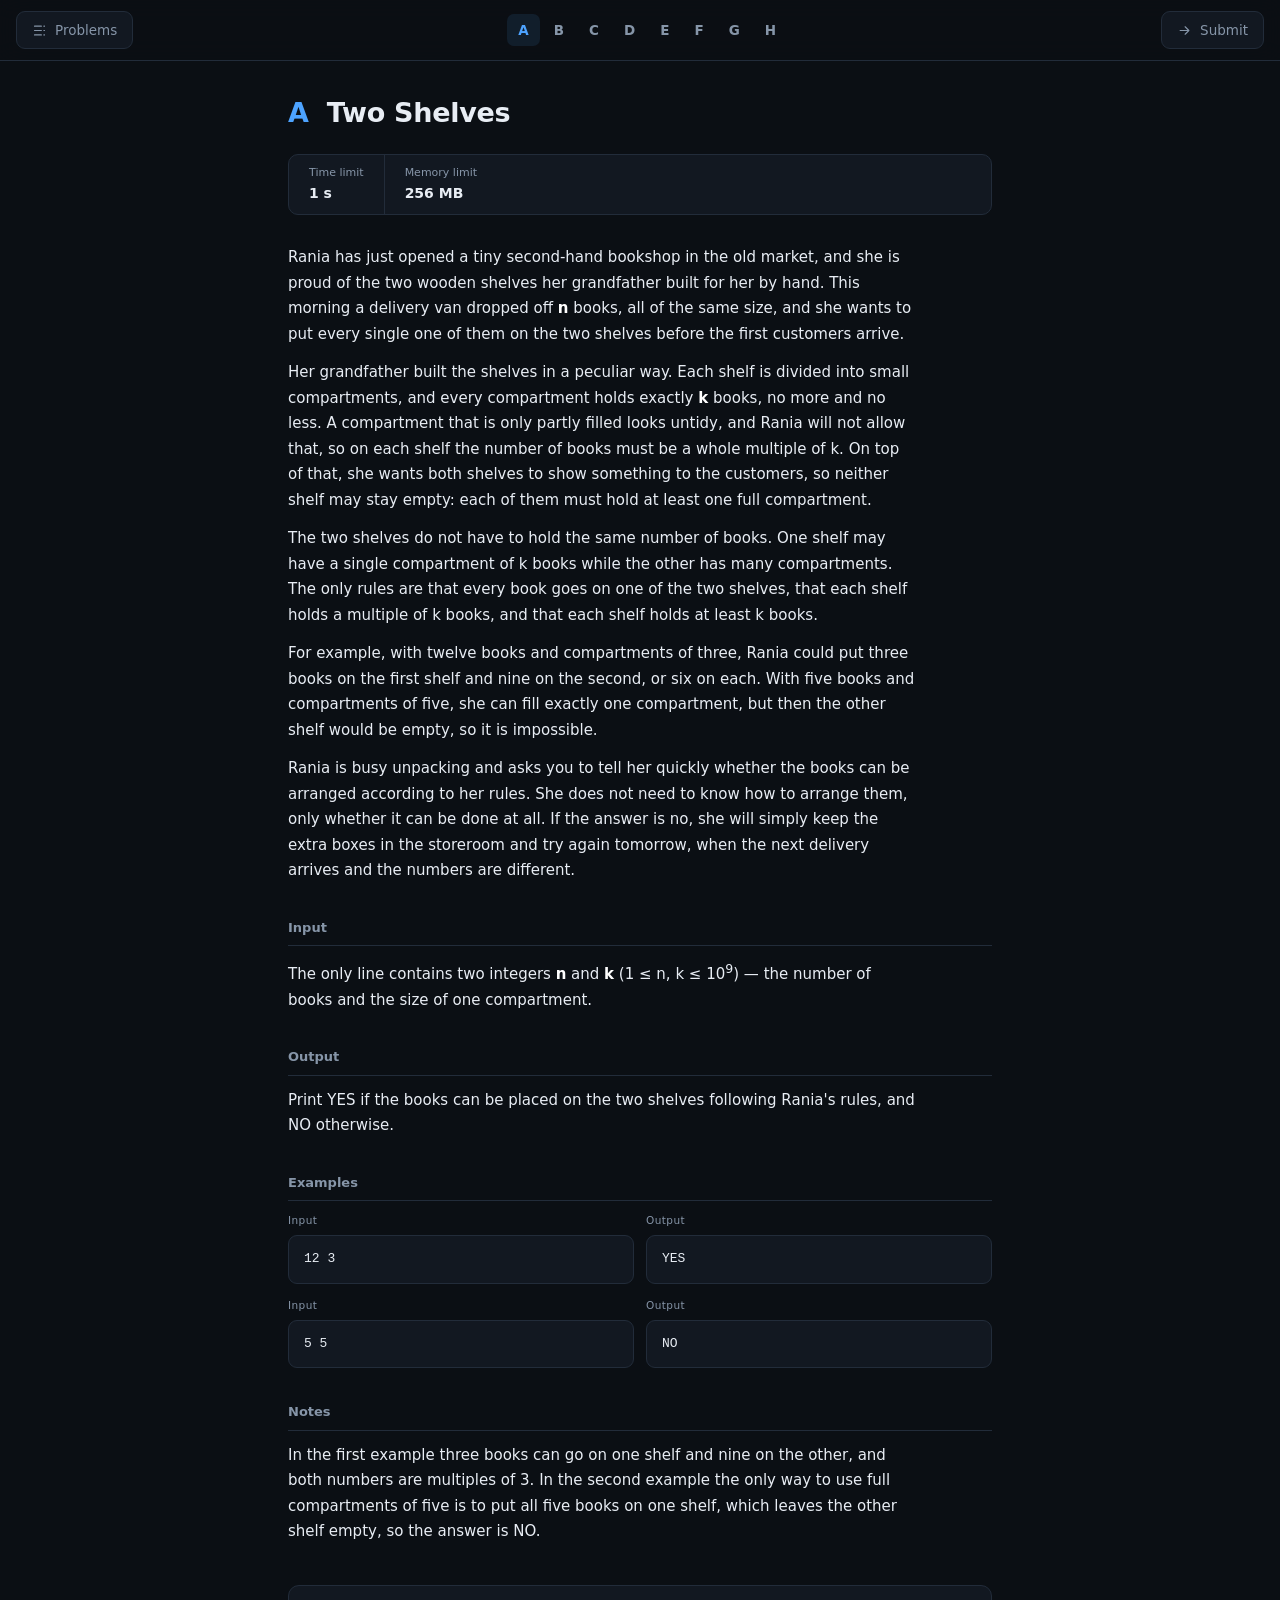
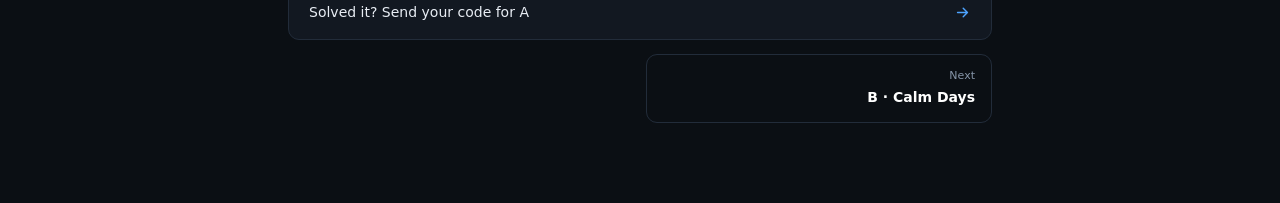
<file: docs/problem.html>
<!DOCTYPE html>
<html lang="en">
<head>
  <meta charset="utf-8">
  <meta name="viewport" content="width=device-width, initial-scale=1">
  <title>Problem</title>
  <link rel="stylesheet" href="assets/style.css">
</head>
<body>

  <header class="navbar">
    <a class="nav-btn" href="index.html">
      <svg viewBox="0 0 24 24" aria-hidden="true">
        <path d="M4 5h11M4 12h11M4 19h11M19 5h1M19 12h1M19 19h1"/>
      </svg>
      <span>Problems</span>
    </a>

    <nav class="letters" id="letters"></nav>

    <a class="nav-btn" href="submit.html" id="submitLink">
      <svg viewBox="0 0 24 24" aria-hidden="true">
        <path d="M5 12h14M13 6l6 6-6 6"/>
      </svg>
      <span>Submit</span>
    </a>
  </header>

  <main class="statement" id="statement">
    <div class="notice"><p>Loading…</p></div>
  </main>

  <script src="assets/statement.js"></script>
  <script>
    const $ = id => document.getElementById(id);
    const pid = (new URLSearchParams(location.search).get("id") || "A").toUpperCase();
    let waiting = null;   // polls while the statements are still hidden

    async function load() {
      let data;
      try {
        const res = await fetch("data/standings.json?t=" + Date.now(), { cache: "no-store" });
        if (!res.ok) throw new Error("HTTP " + res.status);
        data = await res.json();
        if (data.contest.closed) { location.replace("closed.html"); return; }
      } catch (e) {
        show(notice("Could not load the problems", "Check your connection and refresh the page."));
        return;
      }

      const probs = data.problems || [];
      drawLetters(probs);
      $("submitLink").href = "submit.html?problem=" + pid;

      const i = probs.findIndex(p => p.id === pid);
      if (i < 0) {
        document.title = "No such problem";
        show(notice("There is no problem " + escHtml(pid),
          'Go back to the <a href="index.html">problem list</a>.'));
        return;
      }

      if (!data.contest.revealed) {
        document.title = "Problem " + pid;
        show(locked(data.contest));
        if (!waiting) waiting = setInterval(load, 20000);
        return;
      }

      clearInterval(waiting);
      waiting = null;

      const p = probs[i];
      document.title = p.id + ". " + (p.name || "Problem");
      show(renderStatement(p) + solveCta(p) + pager(probs, i));
    }

    function show(html) {
      $("statement").innerHTML = html;
    }

    function drawLetters(probs) {
      $("letters").innerHTML = probs.map(p =>
        '<a href="problem.html?id=' + p.id + '"' +
        (p.id === pid ? ' aria-current="page"' : '') + '>' + p.id + '</a>').join("");
    }

    function notice(title, text) {
      return '<div class="notice"><h1>' + title + '</h1><p>' + text + '</p></div>';
    }

    function locked(contest) {
      let when = "";
      if (contest.start) {
        const d = new Date(contest.start);
        when = " The contest starts " + d.toLocaleString([], {
          weekday: "long", day: "numeric", month: "long", hour: "2-digit", minute: "2-digit"
        }) + ".";
      }
      return '<div class="notice locked">' +
        '<svg viewBox="0 0 24 24" aria-hidden="true"><rect x="5" y="11" width="14" height="10" rx="2"/>' +
        '<path d="M8 11V8a4 4 0 0 1 8 0v3"/></svg>' +
        '<h1>Problem ' + escHtml(pid) + ' is not open yet</h1>' +
        '<p>Statements appear the moment the contest begins.' + when + '</p>' +
        '<p class="small">This page checks by itself. No need to refresh.</p>' +
      '</div>';
    }

    function solveCta(p) {
      return '<a class="solve-cta" href="submit.html?problem=' + p.id + '">' +
        '<span>Solved it? Send your code for ' + p.id + '</span>' +
        '<svg viewBox="0 0 24 24" aria-hidden="true"><path d="M5 12h14M13 6l6 6-6 6"/></svg></a>';
    }

    function pager(probs, i) {
      const link = (p, dir) => !p ? '<span></span>' :
        '<a class="pg ' + dir + '" href="problem.html?id=' + p.id + '">' +
          '<small>' + (dir === "prev" ? "Previous" : "Next") + '</small>' +
          '<b>' + p.id + (p.name ? ' · ' + escHtml(p.name) : '') + '</b></a>';
      return '<nav class="pager">' + link(probs[i - 1], "prev") + link(probs[i + 1], "next") + '</nav>';
    }

    load();
  </script>
</body>
</html>
</file>
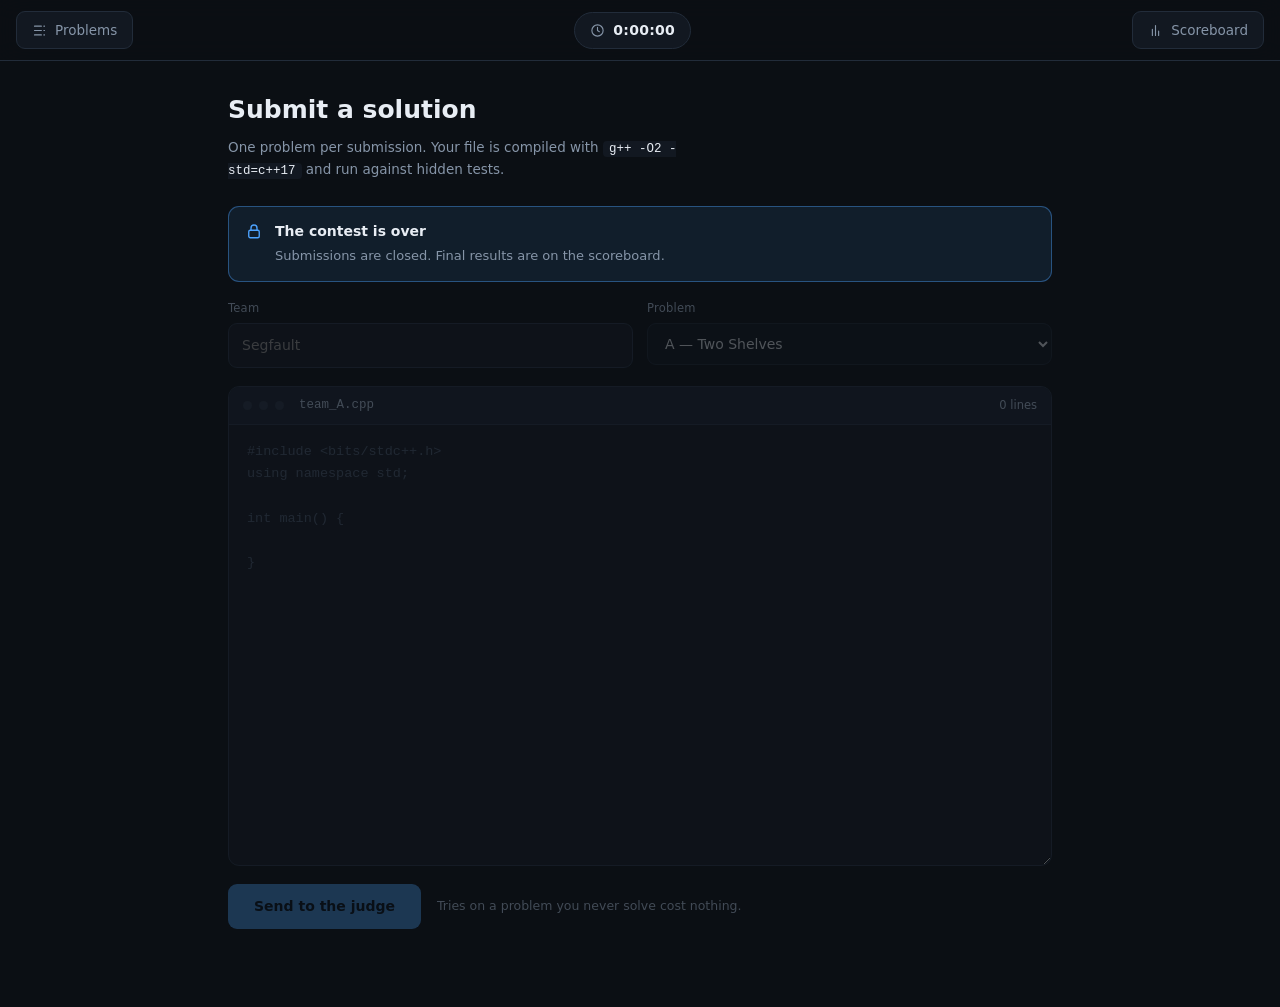
<file: docs/submit.html>
<!DOCTYPE html>
<html lang="en">
<head>
  <meta charset="utf-8">
  <meta name="viewport" content="width=device-width, initial-scale=1">
  <title>Submit</title>
  <link rel="stylesheet" href="assets/style.css">
</head>
<body>

  <header class="navbar">
    <a class="nav-btn" href="index.html">
      <svg viewBox="0 0 24 24" aria-hidden="true">
        <path d="M4 5h11M4 12h11M4 19h11M19 5h1M19 12h1M19 19h1"/>
      </svg>
      <span>Problems</span>
    </a>

    <div class="nav-clock">
      <svg viewBox="0 0 24 24" aria-hidden="true">
        <circle cx="12" cy="12" r="9"/><path d="M12 7v5l3 2"/>
      </svg>
      <span class="num" id="clock">--:--:--</span>
    </div>

    <a class="nav-btn" href="board.html">
      <svg viewBox="0 0 24 24" aria-hidden="true">
        <path d="M7 20V10M12 20V4M17 20v-7"/>
      </svg>
      <span>Scoreboard</span>
    </a>
  </header>

  <main class="submit-page">

    <div class="submit-head">
      <h1>Submit a solution</h1>
      <p>One problem per submission. Your file is compiled with
         <code>g++ -O2 -std=c++17</code> and run against hidden tests.</p>
    </div>

    <div class="gate" id="gate" hidden>
      <svg viewBox="0 0 24 24" aria-hidden="true"><rect x="5" y="11" width="14" height="10" rx="2"/>
        <path d="M8 11V8a4 4 0 0 1 8 0v3"/></svg>
      <div>
        <b id="gateTitle"></b>
        <span id="gateText"></span>
      </div>
    </div>

    <fieldset class="submit-form" id="form" disabled>
      <div class="submit-grid">
        <label class="field">
          <span>Team</span>
          <input type="text" id="team" placeholder="Segfault" autocomplete="off">
        </label>
        <label class="field">
          <span>Problem</span>
          <select id="problem"></select>
        </label>
      </div>

      <div class="editor">
        <div class="editor-bar">
          <span class="dot"></span><span class="dot"></span><span class="dot"></span>
          <span class="filename" id="filename">solution.cpp</span>
          <span class="counter num" id="counter">0 lines</span>
        </div>
        <textarea id="code" spellcheck="false" autocomplete="off"
                  placeholder="#include &lt;bits/stdc++.h&gt;&#10;using namespace std;&#10;&#10;int main() {&#10;    &#10;}"></textarea>
      </div>

      <div class="actions">
        <button class="btn" id="sendBtn" type="button">
          <span class="btn-label">Send to the judge</span>
          <span class="spinner" hidden></span>
        </button>
        <span class="hint">Tries on a problem you never solve cost nothing.</span>
      </div>
    </fieldset>

  </main>

  <div class="toast" id="toast" role="status" aria-live="polite">
    <span class="toast-icon" id="toastIcon"></span>
    <span class="toast-text" id="toastText"></span>
  </div>

  <script src="assets/statement.js"></script>
  <script>
    const $ = id => document.getElementById(id);
    let DATA = null;
    let listed = "";          // problems currently in the drop-down
    let sending = false;

    async function load() {
      try {
        const res = await fetch("data/standings.json?t=" + Date.now(), { cache: "no-store" });
        if (!res.ok) throw new Error("HTTP " + res.status);
        DATA = await res.json();
        if (DATA.contest.closed) { location.replace("closed.html"); return; }
      } catch (e) {
        return;   // keep what we have; the next poll tries again
      }

      // rebuild the list only when it changes, so a student's choice is not reset
      const key = DATA.problems.map(p => p.id + (p.name || "")).join("|");
      if (key !== listed) {
        const keep = $("problem").value ||
          (new URLSearchParams(location.search).get("problem") || "").toUpperCase();
        $("problem").innerHTML = DATA.problems.map(p =>
          '<option value="' + p.id + '">' + p.id + (p.name ? " — " + escHtml(p.name) : "") + "</option>").join("");
        if (keep && DATA.problems.some(p => p.id === keep)) $("problem").value = keep;
        listed = key;
      }

      if (!$("team").value) $("team").value = localStorage.getItem("teamName") || "";
      updateFilename();
      tick();
    }

    /* ── open or closed ── */
    function applyPhase() {
      if (!DATA) return;
      const phase = contestPhase(DATA.contest);
      const open = phase === "running";
      $("form").disabled = !open || sending;
      $("gate").hidden = open;
      if (open) return;

      const start = DATA.contest.start ? new Date(DATA.contest.start) : null;
      const at = start ? start.toLocaleString([], {
        weekday: "long", day: "numeric", month: "long", hour: "2-digit", minute: "2-digit" }) : "";

      if (phase === "over") {
        $("gateTitle").textContent = "The contest is over";
        $("gateText").textContent = "Submissions are closed. Final results are on the scoreboard.";
      } else {
        $("gateTitle").textContent = "Submissions open when the contest starts";
        $("gateText").textContent = (at ? "The contest starts " + at + ". " : "") +
          "This page unlocks by itself.";
      }
    }

    /* ── editor helpers ── */
    function updateFilename() {
      const team = $("team").value.trim().replace(/[^\w-]/g, "_") || "team";
      $("filename").textContent = team + "_" + ($("problem").value || "A") + ".cpp";
    }
    function updateCounter() {
      const n = $("code").value ? $("code").value.split("\n").length : 0;
      $("counter").textContent = n + (n === 1 ? " line" : " lines");
    }
    $("team").addEventListener("input", updateFilename);
    $("problem").addEventListener("change", updateFilename);
    $("code").addEventListener("input", updateCounter);

    $("code").addEventListener("keydown", e => {
      if (e.key === "Tab") {
        e.preventDefault();
        const el = $("code"), s = el.selectionStart, en = el.selectionEnd;
        el.value = el.value.slice(0, s) + "    " + el.value.slice(en);
        el.selectionStart = el.selectionEnd = s + 4;
        updateCounter();
      }
    });

    /* ── send ── */
    $("sendBtn").addEventListener("click", send);

    async function send() {
      if (!DATA || contestPhase(DATA.contest) !== "running") {
        applyPhase();
        toast("err", "Submissions are closed right now.");
        return;
      }
      const team = $("team").value.trim();
      const problem = $("problem").value;
      const code = $("code").value;

      if (!team)        { toast("err", "Write your team name first."); $("team").focus(); return; }
      if (!code.trim()) { toast("err", "Paste your code first."); $("code").focus(); return; }

      sending = true;
      applyPhase();
      $("sendBtn").querySelector(".btn-label").textContent = "Sending";
      $("sendBtn").querySelector(".spinner").hidden = false;

      try {
        const res = await fetch(DATA.contest.submitUrl, {
          method: "POST",
          headers: { "Content-Type": "application/json" },
          body: JSON.stringify({ team, problem, code })
        });
        const out = await res.json();
        if (!out.ok) throw new Error(out.error || "failed");

        localStorage.setItem("teamName", team);
        $("code").value = "";
        updateCounter();
        toast("ok", "Problem " + problem + " is with the judge. Watch the scoreboard.");
      } catch (e) {
        toast("err", "Could not send. Check your connection and try again.");
      } finally {
        sending = false;
        $("sendBtn").querySelector(".btn-label").textContent = "Send to the judge";
        $("sendBtn").querySelector(".spinner").hidden = true;
        applyPhase();
      }
    }

    let toastTimer = null;
    function toast(kind, msg) {
      $("toastIcon").textContent = kind === "ok" ? "✓" : "!";
      $("toastText").textContent = msg;
      $("toast").className = "toast show " + kind;
      clearTimeout(toastTimer);
      toastTimer = setTimeout(() => { $("toast").className = "toast " + kind; }, 5000);
    }

    /* ── clock: also flips the page open at the exact start second ── */
    function hhmmss(t) {
      const s = Math.max(0, Math.floor(t));
      return Math.floor(s / 3600) + ":" +
        String(Math.floor((s % 3600) / 60)).padStart(2, "0") + ":" +
        String(s % 60).padStart(2, "0");
    }
    function tick() {
      if (!DATA) return;
      applyPhase();
      if (!DATA.contest.start) return;
      const t0 = new Date(DATA.contest.start).getTime();
      const t1 = t0 + DATA.contest.durationMinutes * 60000;
      const now = Date.now();
      if (now < t0)      $("clock").textContent = hhmmss((t0 - now) / 1000);
      else if (now < t1) $("clock").textContent = hhmmss((t1 - now) / 1000);
      else               $("clock").textContent = "0:00:00";
    }

    load();
    setInterval(load, 15000);
    setInterval(tick, 1000);
  </script>
</body>
</html>
</file>
<file: docs/assets/style.css>
/* ═════════════════════════════════════════════════════════════
   Contest site — one stylesheet for every page
   1. Tokens & base        6. Problem statement
   2. Big header           7. Submit page
   3. Sticky navbar        8. Judge panel
   4. Problem list         9. Mobile
   5. Scoreboard
   ═════════════════════════════════════════════════════════════ */


/* ═══ 1. Tokens & base ═══ */
:root {
  --bg:         #0b0f14;
  --surface:    #121821;
  --surface-2:  #171f2b;
  --line:       #222c3a;
  --line-hover: #33415a;
  --text:       #e8edf4;
  --muted:      #8695a8;
  --faint:      #3c4859;
  --glow:       #4da3ff;
  --gold:       #ffd166;

  --ac:         #3ddc84;
  --ac-bg:      #10301f;
  --wa:         #ff6b6b;
  --wa-bg:      #351618;
  --tle:        #ffb454;
  --tle-bg:     #33240f;
  --pending:    #8695a8;
  --pending-bg: #1b232f;

  /* every tint below is derived from --glow, so changing one colour
     (as the judge panel does) re-tints the whole page */
  --glow-soft:  color-mix(in srgb, var(--glow) 10%, transparent);
  --glow-edge:  color-mix(in srgb, var(--glow) 40%, transparent);

  --sans: "Inter", system-ui, -apple-system, "Segoe UI", sans-serif;
  --mono: ui-monospace, "Cascadia Code", Consolas, monospace;
  color-scheme: dark;
}

* { box-sizing: border-box; }

body {
  margin: 0;
  background: var(--bg);
  color: var(--text);
  font-family: var(--sans);
  font-size: 15px;
  line-height: 1.5;
  -webkit-text-size-adjust: 100%;
}

.num { font-variant-numeric: tabular-nums; }

:focus-visible { outline: 2px solid var(--glow); outline-offset: 2px; }

.wrap { max-width: 1100px; margin: 0 auto; padding: 18px 12px 60px; }

.note { margin: 18px 4px 0; font-size: 13px; color: var(--muted); max-width: 62ch; }


/* ═══ 2. Big header (index + board) ═══ */
.hero {
  padding: 28px 18px 22px;
  border-bottom: 1px solid var(--line);
  background:
    radial-gradient(90% 140% at 50% -20%, color-mix(in srgb, var(--glow) 12%, transparent), transparent 60%),
    var(--bg);
  text-align: center;
}

.clock {
  font-size: clamp(44px, 13vw, 68px);
  font-weight: 700;
  letter-spacing: -0.03em;
  line-height: 1;
  font-variant-numeric: tabular-nums;
  text-shadow: 0 0 28px color-mix(in srgb, var(--glow) 35%, transparent);
}
.hero-compact .clock { font-size: clamp(34px, 9vw, 48px); }

.hero h1 {
  margin: 10px 0 0;
  font-size: 14px;
  font-weight: 500;
  letter-spacing: .01em;
  color: var(--muted);
}

.cta {
  display: inline-block;
  margin: 16px 4px 0;
  padding: 9px 22px;
  border: 1px solid var(--line);
  border-radius: 999px;
  background: var(--surface);
  color: var(--text);
  text-decoration: none;
  font-size: 14px;
  font-weight: 500;
  transition: border-color .15s, background .15s;
}
.cta:hover, .cta:focus-visible { border-color: var(--glow); background: var(--surface-2); }


/* ═══ 3. Sticky navbar (submit + problems + admin) ═══ */
.navbar {
  display: flex;
  align-items: center;
  gap: 12px;
  padding: 11px 16px;
  border-bottom: 1px solid var(--line);
  background: color-mix(in srgb, var(--bg) 82%, transparent);
  backdrop-filter: blur(12px);
  position: sticky;
  top: 0;
  z-index: 40;
}

.nav-btn {
  display: inline-flex;
  align-items: center;
  gap: 8px;
  padding: 8px 15px;
  border: 1px solid var(--line);
  border-radius: 9px;
  background: var(--surface);
  color: var(--muted);
  text-decoration: none;
  font-size: 13.5px;
  font-weight: 500;
  transition: color .15s, border-color .15s, background .15s;
}
.nav-btn:hover, .nav-btn:focus-visible {
  color: var(--text);
  border-color: var(--line-hover);
  background: var(--surface-2);
}
.nav-btn[aria-current="page"] {
  color: var(--glow);
  border-color: var(--glow-edge);
  background: var(--glow-soft);
}

.nav-btn svg,
.nav-clock svg,
.solve-cta svg {
  width: 15px;
  height: 15px;
  flex-shrink: 0;
  fill: none;
  stroke: currentColor;
  stroke-width: 1.8;
  stroke-linecap: round;
  stroke-linejoin: round;
}

.nav-clock {
  display: inline-flex;
  align-items: center;
  gap: 8px;
  margin: 0 auto;
  padding: 7px 15px;
  border-radius: 999px;
  border: 1px solid var(--line);
  background: var(--surface);
  font-size: 14px;
  font-weight: 600;
  letter-spacing: .02em;
}
.nav-clock svg { color: var(--muted); }

.navbar .letters {
  display: flex;
  gap: 3px;
  margin: 0 auto;
  flex-wrap: wrap;
  justify-content: center;
}
.navbar .letters a {
  color: var(--muted);
  text-decoration: none;
  font-weight: 600;
  font-size: 13.5px;
  padding: 6px 11px;
  border-radius: 7px;
  transition: background .12s, color .12s;
}
.navbar .letters a:hover { background: var(--surface-2); color: var(--text); }
.navbar .letters a[aria-current="page"] { background: var(--glow-soft); color: var(--glow); }


/* ═══ 4. Problem list (index) ═══ */
.plist {
  border: 1px solid var(--line);
  border-radius: 10px;
  overflow: hidden;
  background: var(--surface);
}

.prow {
  display: flex;
  align-items: center;
  gap: 14px;
  padding: 15px 18px;
  border-bottom: 1px solid var(--line);
  text-decoration: none;
  color: var(--text);
  transition: background .12s;
}
.prow:last-child { border-bottom: 0; }
.prow:hover, .prow:focus-visible { background: var(--surface-2); }

.prow .pid   { width: 26px; font-size: 17px; font-weight: 700; color: var(--glow); }
.prow .pname { flex: 1; font-size: 15px; }
.prow .prate { color: var(--muted); font-size: 13px; }
.prow .prate::after { content: " pts"; }


/* ═══ 5. Scoreboard (board + admin grid) ═══ */
.board-scroll {
  overflow-x: auto;
  border: 1px solid var(--line);
  border-radius: 10px;
  background: var(--surface);
}

table.board { border-collapse: separate; border-spacing: 0; width: 100%; min-width: 760px; }

table.board th,
table.board td {
  padding: 10px 8px;
  text-align: center;
  border-bottom: 1px solid var(--line);
}
table.board tbody tr:last-child td { border-bottom: 0; }

table.board thead th {
  position: sticky;
  top: 0;
  z-index: 2;
  background: var(--surface-2);
  color: var(--muted);
  font-size: 12px;
  font-weight: 500;
  padding: 9px 8px;
}

.plet { display: block; font-size: 16px; font-weight: 700; color: var(--text); }
.psub { display: block; font-size: 10.5px; color: var(--muted); font-variant-numeric: tabular-nums; }

th.rank, td.rank { width: 42px; color: var(--muted); font-size: 14px; }
th.team, td.team { text-align: left; min-width: 180px; }

.team-name    { font-weight: 600; font-size: 15px; }
.team-members { font-size: 12px; color: var(--muted); line-height: 1.3; margin-top: 1px; }

td.pts { font-weight: 700; font-size: 17px; width: 68px; }
td.pen { color: var(--muted); font-size: 14px; width: 62px; }

table.board tbody tr:hover td { background: var(--surface-2); }

/* first place */
table.board tbody tr:first-child td.rank { color: var(--gold); font-weight: 700; }
table.board tbody tr:first-child td.pts  { color: var(--gold); }

/* verdict cells: full words, minute and tries underneath */
td.cell { min-width: 104px; width: 104px; padding: 5px 4px; }

.box {
  display: flex;
  flex-direction: column;
  justify-content: center;
  min-height: 44px;
  border-radius: 7px;
  padding: 5px 6px;
  line-height: 1.2;
  font-variant-numeric: tabular-nums;
}
.box b     { font-size: 12px; font-weight: 600; }
.box small { font-size: 10.5px; font-weight: 400; opacity: .8; margin-top: 2px; }

.box.ac      { background: var(--ac-bg);      color: var(--ac); }
.box.wa      { background: var(--wa-bg);      color: var(--wa); }
.box.tle     { background: var(--tle-bg);     color: var(--tle); }
.box.pending { background: var(--pending-bg); color: var(--pending); }
.box.empty   { color: var(--faint); background: transparent; }

/* rank and team stay in view while the problems scroll sideways */
table.board td.rank, table.board th.rank { position: sticky; left: 0; z-index: 1; background: var(--surface); }
table.board td.team, table.board th.team { position: sticky; left: 42px; z-index: 1; background: var(--surface); }
table.board thead th.rank, table.board thead th.team { z-index: 3; background: var(--surface-2); }
table.board tbody tr:hover td.rank, table.board tbody tr:hover td.team { background: var(--surface-2); }


/* ═══ 6. Problem statement (problems/*.html) ═══ */
.statement { max-width: 740px; margin: 0 auto; padding: 32px 18px 80px; }

.statement h1 { font-size: 27px; font-weight: 600; margin: 0 0 20px; letter-spacing: -.01em; }
.statement h1 .pid { color: var(--glow); margin-right: 9px; }

.statement h2 {
  font-size: 13px;
  font-weight: 600;
  color: var(--muted);
  margin: 34px 0 12px;
  padding-bottom: 8px;
  border-bottom: 1px solid var(--line);
}

.statement p { margin: 0 0 13px; max-width: 66ch; line-height: 1.7; }
.statement section:last-of-type p:last-child { margin-bottom: 0; }
.statement b { font-weight: 600; color: #fff; }

.limits {
  display: flex;
  flex-wrap: wrap;
  margin: 0 0 30px;
  border: 1px solid var(--line);
  border-radius: 10px;
  overflow: hidden;
  background: var(--surface);
}
.limits > div { padding: 10px 20px; border-right: 1px solid var(--line); }
.limits > div:last-child { border-right: 0; }
.limits dt { font-size: 11px; color: var(--muted); margin-bottom: 2px; }
.limits dd { margin: 0; font-weight: 600; font-size: 14px; font-variant-numeric: tabular-nums; }

.sample { display: grid; grid-template-columns: 1fr 1fr; gap: 12px; margin-bottom: 14px; }
.sample-col h3 {
  font-size: 10.5px;
  color: var(--muted);
  font-weight: 500;
  letter-spacing: .04em;
  margin: 0 0 6px;
}
.sample pre {
  margin: 0;
  background: var(--surface);
  border: 1px solid var(--line);
  border-radius: 9px;
  padding: 13px 15px;
  overflow-x: auto;
  font-family: var(--mono);
  font-size: 13px;
  line-height: 1.6;
}

.solve-cta {
  display: flex;
  align-items: center;
  justify-content: space-between;
  gap: 14px;
  margin-top: 40px;
  padding: 16px 20px;
  border: 1px solid var(--line);
  border-radius: 11px;
  background: var(--surface);
  color: var(--text);
  text-decoration: none;
  font-size: 14px;
  font-weight: 500;
  transition: border-color .15s, background .15s;
}
.solve-cta:hover, .solve-cta:focus-visible { border-color: var(--glow-edge); background: var(--surface-2); }
.solve-cta svg { width: 17px; height: 17px; color: var(--glow); stroke-width: 2; }


/* ═══ 7. Submit page ═══ */
.submit-page { max-width: 860px; margin: 0 auto; padding: 30px 18px 80px; }

.submit-head h1 { font-size: 25px; font-weight: 600; margin: 0 0 8px; }
.submit-head p  { margin: 0 0 26px; color: var(--muted); font-size: 13.5px; max-width: 60ch; }
.submit-head code {
  color: var(--text);
  font-family: var(--mono);
  font-size: 12.5px;
  background: var(--surface);
  padding: 1px 6px;
  border-radius: 4px;
}

.submit-grid { display: grid; grid-template-columns: 1fr 1fr; gap: 14px; margin-bottom: 18px; }

.field { display: block; }
.field span {
  display: block;
  font-size: 11.5px;
  color: var(--muted);
  margin-bottom: 6px;
  letter-spacing: .02em;
}
.field input,
.field select {
  width: 100%;
  font: inherit;
  font-size: 14px;
  padding: 11px 13px;
  border: 1px solid var(--line);
  border-radius: 9px;
  background: var(--surface);
  color: var(--text);
}
.field input:focus,
.field select:focus {
  outline: none;
  border-color: var(--glow);
  box-shadow: 0 0 0 3px var(--glow-soft);
}

/* code editor */
.editor { border: 1px solid var(--line); border-radius: 11px; overflow: hidden; background: var(--surface); }
.editor:focus-within { border-color: var(--glow); }

.editor-bar {
  display: flex;
  align-items: center;
  gap: 7px;
  padding: 9px 14px;
  background: var(--surface-2);
  border-bottom: 1px solid var(--line);
}
.editor-bar .dot      { width: 9px; height: 9px; border-radius: 50%; background: var(--line); }
.editor-bar .filename { margin-left: 8px; font-family: var(--mono); font-size: 12.5px; color: var(--muted); }
.editor-bar .counter  { margin-left: auto; font-size: 11.5px; color: var(--muted); }

.editor textarea {
  display: block;
  width: 100%;
  min-height: 440px;
  border: 0;
  outline: none;
  resize: vertical;
  padding: 16px 18px;
  background: transparent;
  color: var(--text);
  font-family: var(--mono);
  font-size: 13.5px;
  line-height: 1.65;
  tab-size: 4;
  white-space: pre;
  overflow-wrap: normal;
  overflow-x: auto;
}
.editor textarea::placeholder { color: var(--faint); }

/* buttons */
.actions { display: flex; align-items: center; gap: 16px; flex-wrap: wrap; margin-top: 18px; }
.actions .hint { font-size: 12.5px; color: var(--muted); }

.btn {
  display: inline-flex;
  align-items: center;
  gap: 9px;
  font: inherit;
  font-size: 14px;
  font-weight: 600;
  padding: 12px 26px;
  border-radius: 9px;
  border: 0;
  background: var(--glow);
  color: #06121f;
  cursor: pointer;
}
.btn:hover:not(:disabled) { filter: brightness(1.08); }
.btn:disabled { opacity: .6; cursor: not-allowed; }

.spinner {
  width: 13px;
  height: 13px;
  border: 2px solid rgba(6, 18, 31, .3);
  border-top-color: #06121f;
  border-radius: 50%;
  animation: spin .7s linear infinite;
}
@keyframes spin { to { transform: rotate(360deg); } }

/* toast messages */
.toast {
  position: fixed;
  left: 50%;
  bottom: 26px;
  transform: translate(-50%, 130%);
  display: flex;
  align-items: center;
  gap: 11px;
  max-width: calc(100% - 32px);
  padding: 13px 20px;
  border-radius: 11px;
  border: 1px solid var(--line);
  background: var(--surface-2);
  box-shadow: 0 12px 40px rgba(0, 0, 0, .5);
  font-size: 13.5px;
  opacity: 0;
  transition: transform .28s cubic-bezier(.2, .8, .3, 1), opacity .28s;
  pointer-events: none;
  z-index: 50;
}
.toast.show { transform: translate(-50%, 0); opacity: 1; }

.toast-icon {
  display: grid;
  place-items: center;
  width: 21px;
  height: 21px;
  border-radius: 50%;
  font-size: 12px;
  font-weight: 700;
  flex-shrink: 0;
}
.toast.ok  { border-color: color-mix(in srgb, var(--ac) 35%, transparent); }
.toast.ok  .toast-icon { background: var(--ac); color: #06180e; }
.toast.err { border-color: color-mix(in srgb, var(--wa) 35%, transparent); }
.toast.err .toast-icon { background: var(--wa); color: #2a0c0c; }


/* ═══ 8. Judge panel (admin) ═══ */
body.judge { --glow: #b388ff; }

.judge-badge {
  padding: 7px 13px;
  border-radius: 8px;
  background: var(--glow-soft);
  border: 1px solid var(--glow-edge);
  color: var(--glow);
  font-size: 13px;
  font-weight: 600;
  letter-spacing: .02em;
  white-space: nowrap;
}

.panel { margin-bottom: 22px; }
.panel-head {
  display: flex;
  align-items: baseline;
  gap: 12px;
  margin: 4px 2px 12px;
}
.panel-head h2 { margin: 0; font-size: 16px; font-weight: 600; }
.panel-sub { font-size: 12.5px; color: var(--muted); }

table.grid td.cell { cursor: pointer; }
table.grid td.cell:hover .box { outline: 2px solid var(--glow); outline-offset: -2px; }


/* verdict dialog */
.dlg {
  width: min(440px, calc(100% - 28px));
  padding: 0;
  border: 1px solid var(--line);
  border-radius: 14px;
  background: var(--surface);
  color: var(--text);
  box-shadow: 0 24px 70px rgba(0, 0, 0, .6);
}
.dlg::backdrop { background: rgba(5, 8, 12, .7); backdrop-filter: blur(3px); }

.dlg-head {
  display: flex;
  align-items: flex-start;
  justify-content: space-between;
  gap: 12px;
  padding: 18px 20px 14px;
  border-bottom: 1px solid var(--line);
}
.dlg-title { font-size: 17px; font-weight: 600; }
.dlg-sub   { font-size: 13px; color: var(--glow); margin-top: 2px; font-weight: 500; }

.dlg-x {
  display: grid;
  place-items: center;
  width: 30px;
  height: 30px;
  border: 1px solid var(--line);
  border-radius: 8px;
  background: transparent;
  color: var(--muted);
  cursor: pointer;
}
.dlg-x:hover { color: var(--text); border-color: var(--line-hover); }
.dlg-x svg, .lr-del svg {
  width: 14px; height: 14px;
  fill: none; stroke: currentColor; stroke-width: 2; stroke-linecap: round;
}

.dlg-body { padding: 16px 20px 20px; }
.dlg-hint { margin: 8px 2px 16px; font-size: 12.5px; color: var(--muted); }

.verdicts { display: grid; grid-template-columns: 1fr 1fr; gap: 9px; }
.v {
  display: flex;
  align-items: center;
  justify-content: space-between;
  gap: 8px;
  padding: 13px 14px;
  border-radius: 10px;
  border: 1px solid transparent;
  font: inherit;
  font-size: 13.5px;
  cursor: pointer;
  text-align: left;
  transition: filter .12s, transform .06s;
}
.v:hover  { filter: brightness(1.18); }
.v:active { transform: scale(.98); }
.v b { font-weight: 600; }
.v kbd {
  font-family: var(--mono);
  font-size: 11px;
  padding: 1px 6px;
  border-radius: 4px;
  border: 1px solid currentColor;
  opacity: .6;
}
.v.ac      { background: var(--ac-bg);      color: var(--ac);      border-color: color-mix(in srgb, var(--ac) 30%, transparent); }
.v.wa      { background: var(--wa-bg);      color: var(--wa);      border-color: color-mix(in srgb, var(--wa) 30%, transparent); }
.v.tle     { background: var(--tle-bg);     color: var(--tle);     border-color: color-mix(in srgb, var(--tle) 30%, transparent); }
.v.pending { background: var(--pending-bg); color: var(--pending); border-color: var(--line); }

.dlg-history { margin-top: 18px; }
.hist-title { font-size: 11px; color: var(--muted); margin: 0 2px 6px; letter-spacing: .04em; }

/* attempt rows (log + dialog history) */
.log {
  border: 1px solid var(--line);
  border-radius: 10px;
  background: var(--surface);
  overflow: hidden;
}
.lr {
  display: flex;
  align-items: center;
  gap: 12px;
  padding: 9px 14px;
  border-bottom: 1px solid var(--line);
  font-size: 13.5px;
}
.lr:last-child { border-bottom: 0; }
.dlg-history .lr { padding: 8px 10px; border: 1px solid var(--line); border-radius: 8px; margin-bottom: 5px; }

.lr-min  { width: 40px; color: var(--muted); font-weight: 600; }
.lr-team { flex: 1; font-weight: 500; min-width: 0; overflow: hidden; text-overflow: ellipsis; white-space: nowrap; }
.lr-prob { width: 22px; font-weight: 700; color: var(--glow); }

.chip {
  padding: 3px 10px;
  border-radius: 999px;
  font-size: 12px;
  font-weight: 600;
  white-space: nowrap;
}
.dlg-history .chip { margin-right: auto; }
.chip.ac      { background: var(--ac-bg);      color: var(--ac); }
.chip.wa      { background: var(--wa-bg);      color: var(--wa); }
.chip.tle     { background: var(--tle-bg);     color: var(--tle); }
.chip.pending { background: var(--pending-bg); color: var(--pending); }

.lr-del {
  display: grid;
  place-items: center;
  width: 26px;
  height: 26px;
  border: 0;
  border-radius: 6px;
  background: transparent;
  color: var(--faint);
  cursor: pointer;
}
.lr-del:hover { color: var(--wa); background: var(--wa-bg); }

.empty-line { padding: 14px; font-size: 13px; color: var(--muted); text-align: center; }

/* tabs */
.wrap-wide { max-width: 1400px; }

.tabs {
  display: flex;
  gap: 4px;
  width: fit-content;
  max-width: 100%;
  margin: 6px 0 22px;
  padding: 4px;
  border: 1px solid var(--line);
  border-radius: 11px;
  background: var(--surface);
  overflow-x: auto;
}
.tab {
  display: inline-flex;
  align-items: center;
  gap: 7px;
  padding: 8px 16px;
  border: 0;
  border-radius: 8px;
  background: transparent;
  color: var(--muted);
  font: inherit;
  font-size: 13.5px;
  font-weight: 500;
  cursor: pointer;
  white-space: nowrap;
}
.tab:hover { color: var(--text); }
.tab[aria-selected="true"] { background: var(--glow-soft); color: var(--glow); }
.tab-count {
  min-width: 20px;
  padding: 1px 7px;
  border-radius: 999px;
  background: var(--surface-2);
  color: var(--muted);
  font-size: 11px;
  text-align: center;
}
.tab-count:empty { display: none; }

/* forms */
.card {
  padding: 20px;
  border: 1px solid var(--line);
  border-radius: 12px;
  background: var(--surface);
}
.card > .field { margin-bottom: 16px; }
.card > .field:last-child { margin-bottom: 0; }

.field textarea {
  display: block;
  width: 100%;
  font: inherit;
  font-size: 14px;
  line-height: 1.6;
  padding: 11px 13px;
  border: 1px solid var(--line);
  border-radius: 9px;
  background: var(--bg);
  color: var(--text);
  resize: vertical;
}
.field textarea:focus {
  outline: none;
  border-color: var(--glow);
  box-shadow: 0 0 0 3px var(--glow-soft);
}
.field textarea.mono { font-family: var(--mono); font-size: 13px; white-space: pre; overflow-x: auto; }

.members-grid {
  display: grid;
  grid-template-columns: repeat(auto-fill, minmax(190px, 1fr));
  gap: 12px;
}

.form-row {
  display: grid;
  grid-template-columns: 2fr 1fr 1fr;
  gap: 12px;
  margin-bottom: 16px;
}
.form-row-3 { grid-template-columns: 1fr 1fr; }

.form-actions { display: flex; align-items: center; flex-wrap: wrap; gap: 10px; margin-top: 20px; }
.form-msg { font-size: 13px; }
.form-msg.ok  { color: var(--ac); }
.form-msg.err { color: var(--wa); }

.btn.ghost  { background: transparent; color: var(--text); border: 1px solid var(--line); }
.btn.ghost:hover:not(:disabled) { border-color: var(--line-hover); filter: none; }
.btn.danger {
  background: var(--wa-bg);
  color: var(--wa);
  border: 1px solid color-mix(in srgb, var(--wa) 35%, transparent);
}
.btn.small { padding: 8px 15px; font-size: 13px; }

input[type="datetime-local"] { color-scheme: dark; }

/* team list */
.team-list {
  border: 1px solid var(--line);
  border-radius: 12px;
  background: var(--surface);
  overflow: hidden;
}
.team-row {
  display: flex;
  align-items: center;
  gap: 14px;
  padding: 14px 16px;
  border-bottom: 1px solid var(--line);
}
.team-row:last-child { border-bottom: 0; }
.team-row.editing { background: var(--glow-soft); }

.tr-main { flex: 1; min-width: 0; }
.tr-name { font-weight: 600; font-size: 15px; }
.tr-members { margin-top: 2px; font-size: 12.5px; color: var(--muted); }
.tr-members i { color: var(--faint); }
.tr-meta { font-size: 12px; color: var(--muted); white-space: nowrap; }
.tr-actions { display: flex; gap: 6px; }

.icon-btn {
  display: grid;
  place-items: center;
  width: 32px;
  height: 32px;
  border: 1px solid var(--line);
  border-radius: 8px;
  background: transparent;
  color: var(--muted);
  cursor: pointer;
  transition: color .12s, border-color .12s, background .12s;
}
.icon-btn:hover { color: var(--text); border-color: var(--line-hover); }
.icon-btn.del:hover {
  color: var(--wa);
  border-color: color-mix(in srgb, var(--wa) 40%, transparent);
  background: var(--wa-bg);
}
.icon-btn svg {
  width: 15px; height: 15px;
  fill: none; stroke: currentColor; stroke-width: 1.8;
  stroke-linecap: round; stroke-linejoin: round;
}

/* reset rows */
.danger-row {
  display: flex;
  align-items: center;
  justify-content: space-between;
  gap: 16px;
  padding: 14px 0;
  border-bottom: 1px solid var(--line);
}
.danger-row:first-child { padding-top: 0; }
.danger-row:last-child  { padding-bottom: 0; border-bottom: 0; }
.danger-row b    { display: block; font-size: 14px; font-weight: 600; }
.danger-row span { font-size: 12.5px; color: var(--muted); }

/* problems editor: list | form | live preview */
.pgrid {
  display: grid;
  grid-template-columns: 210px minmax(0, 1fr) minmax(0, 1fr);
  gap: 18px;
  align-items: start;
}

.prob-side { position: sticky; top: 72px; }
.prob-list {
  border: 1px solid var(--line);
  border-radius: 12px;
  background: var(--surface);
  overflow: hidden;
  margin-bottom: 10px;
}
.prob-item {
  display: flex;
  align-items: center;
  gap: 10px;
  width: 100%;
  padding: 11px 14px;
  border: 0;
  border-bottom: 1px solid var(--line);
  background: transparent;
  color: var(--text);
  font: inherit;
  font-size: 13.5px;
  text-align: left;
  cursor: pointer;
}
.prob-item:last-child { border-bottom: 0; }
.prob-item:hover { background: var(--surface-2); }
.prob-item[aria-current="true"] { background: var(--glow-soft); }
.pi-id   { width: 18px; font-weight: 700; color: var(--glow); }
.pi-name { flex: 1; min-width: 0; overflow: hidden; text-overflow: ellipsis; white-space: nowrap; }
.pi-dot  { width: 7px; height: 7px; border-radius: 50%; background: var(--line-hover); flex-shrink: 0; }
.pi-dot.on { background: var(--ac); }

.pe-head { display: flex; align-items: flex-end; gap: 14px; margin-bottom: 16px; }
.pe-nav { display: flex; align-items: center; gap: 6px; flex-shrink: 0; }
.pe-nav .icon-btn { height: 44px; width: 30px; }
.icon-btn:disabled { opacity: .35; cursor: default; }
.icon-btn:disabled:hover { color: var(--muted); border-color: var(--line); background: transparent; }

.prob-count {
  display: flex;
  align-items: center;
  justify-content: space-between;
  gap: 8px;
  margin-bottom: 10px;
  padding: 6px;
  border: 1px solid var(--line);
  border-radius: 12px;
  background: var(--surface);
  font-size: 13px;
  color: var(--muted);
}
.prob-count b { color: var(--text); font-size: 15px; }
.prob-item.just-added { animation: flash-in 1.2s ease-out; }
.pe-letter {
  display: grid;
  place-items: center;
  width: 44px;
  height: 44px;
  border-radius: 10px;
  background: var(--glow-soft);
  border: 1px solid var(--glow-edge);
  color: var(--glow);
  font-size: 20px;
  font-weight: 700;
  flex-shrink: 0;
}
.pe-name { flex: 1; }

.sample-edit.just-added textarea { animation: flash-in 1.2s ease-out; }
@keyframes flash-in {
  from { border-color: var(--glow); box-shadow: 0 0 0 3px var(--glow-soft); }
  to   { border-color: var(--line); box-shadow: none; }
}

.syntax { margin: -8px 2px 18px; font-size: 11.5px; color: var(--muted); line-height: 1.9; }
.syntax code {
  font-family: var(--mono);
  font-size: 11px;
  color: var(--text);
  background: var(--surface-2);
  padding: 1px 5px;
  border-radius: 4px;
}

.sample-edit { margin-bottom: 10px; }
.se-head {
  display: flex;
  align-items: center;
  justify-content: space-between;
  margin-bottom: 5px;
  font-size: 11.5px;
  color: var(--muted);
}
.se-head .icon-btn { width: 26px; height: 26px; }
.se-head .icon-btn svg { width: 13px; height: 13px; }
.se-cols { display: grid; grid-template-columns: 1fr 1fr; gap: 8px; }
.se-cols textarea {
  width: 100%;
  font-family: var(--mono);
  font-size: 13px;
  line-height: 1.55;
  padding: 10px 12px;
  border: 1px solid var(--line);
  border-radius: 9px;
  background: var(--bg);
  color: var(--text);
  resize: vertical;
  white-space: pre;
}
.se-cols textarea:focus { outline: none; border-color: var(--glow); }

.prob-preview { position: sticky; top: 72px; }
.preview-label { font-size: 11.5px; color: var(--muted); margin: 0 2px 8px; letter-spacing: .03em; }
.preview-box {
  max-height: calc(100vh - 110px);
  overflow-y: auto;
  border: 1px solid var(--line);
  border-radius: 12px;
  background: var(--bg);
}
.preview-box .statement { padding: 24px 22px 30px; max-width: none; }
.preview-box .statement:empty::before {
  content: "Nothing to preview yet.";
  color: var(--muted);
  font-size: 13px;
}

@media (max-width: 1180px) {
  .pgrid { grid-template-columns: 190px minmax(0, 1fr); }
  .prob-preview { grid-column: 1 / -1; position: static; }
  .preview-box { max-height: none; }
}

@media (max-width: 760px) {
  .pgrid { grid-template-columns: 1fr; }
  .prob-side { position: static; }
  .form-row, .form-row-3, .members-grid, .se-cols { grid-template-columns: 1fr; }
  .team-row { flex-wrap: wrap; }
  .tr-meta { order: 3; width: 100%; }
  .danger-row { flex-direction: column; align-items: flex-start; }
}


/* ═══ public pages: lock state, pager, constraints guide ═══ */
.wrap-narrow { max-width: 760px; }

.lock-note {
  display: flex;
  align-items: center;
  gap: 10px;
  margin: 4px 0 14px;
  padding: 12px 16px;
  border: 1px solid var(--glow-edge);
  border-radius: 10px;
  background: var(--glow-soft);
  color: var(--text);
  font-size: 13.5px;
}
.lock-note[hidden] { display: none; }
.lock-note svg, .notice.locked svg {
  width: 16px; height: 16px; flex-shrink: 0;
  fill: none; stroke: var(--glow); stroke-width: 1.8;
  stroke-linecap: round; stroke-linejoin: round;
}

.prow.locked .pname { color: var(--muted); font-style: italic; font-size: 14px; }

.notice { padding: 60px 10px; text-align: center; }
.notice h1 { font-size: 22px; font-weight: 600; margin: 0 0 10px; }
.notice p  { margin: 0 auto 8px; color: var(--muted); max-width: 46ch; }
.notice p.small { font-size: 12.5px; color: var(--faint); }
.notice.locked svg { width: 34px; height: 34px; margin-bottom: 14px; stroke-width: 1.5; }

.pager {
  display: grid;
  grid-template-columns: 1fr 1fr;
  gap: 12px;
  margin-top: 14px;
}
.pg {
  display: block;
  padding: 13px 16px;
  border: 1px solid var(--line);
  border-radius: 11px;
  text-decoration: none;
  color: var(--text);
  transition: border-color .15s, background .15s;
}
.pg:hover, .pg:focus-visible { border-color: var(--line-hover); background: var(--surface); }
.pg small { display: block; font-size: 11px; color: var(--muted); margin-bottom: 2px; }
.pg b { font-weight: 600; font-size: 14px; }
.pg.next { text-align: right; grid-column: 2; }

.guide {
  margin-top: 22px;
  border: 1px solid var(--line);
  border-radius: 11px;
  background: var(--surface);
}
.guide summary {
  display: flex;
  align-items: center;
  gap: 10px;
  padding: 14px 18px;
  cursor: pointer;
  list-style: none;
  font-size: 14px;
  font-weight: 500;
}
.guide summary::-webkit-details-marker { display: none; }
.guide summary::before {
  content: "";
  width: 7px; height: 7px;
  border-right: 2px solid var(--muted);
  border-bottom: 2px solid var(--muted);
  transform: rotate(-45deg);
  transition: transform .15s;
}
.guide[open] summary::before { transform: rotate(45deg); }
.guide-body { padding: 0 18px 18px; font-size: 13.5px; color: var(--muted); }
.guide-body p { margin: 0 0 12px; max-width: 66ch; line-height: 1.65; }
.guide-body b { color: var(--text); font-weight: 600; }
.guide-table { overflow-x: auto; margin-bottom: 12px; }
.guide-table table { width: 100%; border-collapse: collapse; font-size: 13.5px; }
.guide-table th, .guide-table td { padding: 8px 12px; text-align: left; border-bottom: 1px solid var(--line); }
.guide-table th { font-size: 11.5px; font-weight: 500; color: var(--muted); }
.guide-table td { color: var(--text); }
.guide-table td:first-child { white-space: nowrap; font-weight: 600; font-variant-numeric: tabular-nums; }
.guide-table tbody tr:last-child td { border-bottom: 0; }

@media (max-width: 560px) {
  .pager { grid-template-columns: 1fr; }
  .pg.next { grid-column: auto; text-align: left; }
}

/* closed submissions */
.gate {
  display: flex;
  align-items: flex-start;
  gap: 12px;
  margin-bottom: 18px;
  padding: 14px 16px;
  border: 1px solid var(--glow-edge);
  border-radius: 11px;
  background: var(--glow-soft);
}
.gate[hidden] { display: none; }
.gate svg {
  width: 18px; height: 18px; flex-shrink: 0; margin-top: 1px;
  fill: none; stroke: var(--glow); stroke-width: 1.8;
  stroke-linecap: round; stroke-linejoin: round;
}
.gate b    { display: block; font-size: 14px; font-weight: 600; margin-bottom: 2px; }
.gate span { font-size: 13px; color: var(--muted); }

.submit-form { border: 0; margin: 0; padding: 0; min-width: 0; }
.submit-form:disabled { opacity: .45; }
.submit-form:disabled * { cursor: not-allowed; }

.cta.is-off { opacity: .4; pointer-events: none; }

/* closing page */
.closed-options { margin-top: 18px; padding-top: 18px; border-top: 1px solid var(--line); }
.closed-options .field { margin-bottom: 12px; }
.check-row { display: flex; align-items: center; gap: 10px; font-size: 13.5px; cursor: pointer; }
.check-row input { width: 16px; height: 16px; accent-color: var(--glow); }

.closed-page {
  min-height: 100vh;
  display: flex;
  align-items: center;
  justify-content: center;
  padding: 40px 18px;
  background:
    radial-gradient(70% 60% at 50% 0%, color-mix(in srgb, var(--glow) 10%, transparent), transparent 70%),
    var(--bg);
}
.closed-card { width: min(560px, 100%); text-align: center; }
.closed-mark {
  display: grid;
  place-items: center;
  width: 58px;
  height: 58px;
  margin: 0 auto 20px;
  border-radius: 50%;
  border: 1px solid color-mix(in srgb, var(--ac) 45%, transparent);
  background: var(--ac-bg);
}
.closed-mark svg { width: 26px; height: 26px; fill: none; stroke: var(--ac); stroke-width: 2.2; stroke-linecap: round; stroke-linejoin: round; }
.closed-card h1 { font-size: clamp(24px, 5vw, 32px); font-weight: 600; margin: 0 0 12px; letter-spacing: -.01em; }
.closed-card > p { margin: 0 auto; max-width: 48ch; color: var(--muted); font-size: 15px; line-height: 1.65; white-space: pre-line; }

.podium { margin-top: 34px; text-align: left; }
.podium-title { font-size: 11.5px; color: var(--muted); letter-spacing: .05em; margin: 0 0 10px; text-align: center; }
.podium-row {
  display: flex;
  align-items: center;
  gap: 14px;
  padding: 14px 16px;
  margin-bottom: 8px;
  border: 1px solid var(--line);
  border-radius: 12px;
  background: var(--surface);
}
.podium-place {
  display: grid;
  place-items: center;
  width: 34px;
  height: 34px;
  border-radius: 50%;
  font-weight: 700;
  font-size: 15px;
  flex-shrink: 0;
  background: var(--surface-2);
  color: var(--muted);
}
.podium-row.p1 { border-color: color-mix(in srgb, var(--gold) 45%, transparent); }
.podium-row.p1 .podium-place { background: color-mix(in srgb, var(--gold) 18%, transparent); color: var(--gold); }
.podium-main { flex: 1; min-width: 0; }
.podium-name { font-weight: 600; font-size: 15px; }
.podium-members { font-size: 12px; color: var(--muted); margin-top: 2px; }
.podium-score { text-align: right; font-variant-numeric: tabular-nums; }
.podium-score b { display: block; font-size: 17px; }
.podium-score small { font-size: 11.5px; color: var(--muted); }

/* images inside statements */
.st-figure { margin: 22px 0; }
.st-figure img {
  display: block;
  max-width: 100%;
  height: auto;
  margin: 0 auto;
  border: 1px solid var(--line);
  border-radius: 12px;
  background: var(--surface);
}
.st-figure figcaption {
  margin: 9px auto 0;
  max-width: 60ch;
  text-align: center;
  font-size: 12.5px;
  color: var(--muted);
  line-height: 1.55;
}
.st-figure figcaption code, .statement p code {
  font-family: var(--mono);
  font-size: .92em;
  padding: 1px 5px;
  border-radius: 4px;
  background: var(--surface-2);
  color: var(--text);
}
.figure-missing { color: var(--wa); font-size: 13px; }

/* image list in the problem editor */
.fig-edit {
  display: flex;
  align-items: center;
  gap: 12px;
  padding: 10px;
  margin-bottom: 8px;
  border: 1px solid var(--line);
  border-radius: 10px;
  background: var(--bg);
}
.fig-edit img {
  width: 84px;
  height: 56px;
  object-fit: contain;
  flex-shrink: 0;
  border-radius: 6px;
  background: var(--surface);
}
.fig-main { flex: 1; min-width: 0; }
.fig-tag { display: flex; align-items: center; gap: 10px; margin-bottom: 6px; font-size: 12px; }
.fig-tag code {
  font-family: var(--mono);
  color: var(--glow);
  background: var(--glow-soft);
  padding: 1px 6px;
  border-radius: 4px;
}
.fig-size { color: var(--muted); }
.fig-cap {
  width: 100%;
  font: inherit;
  font-size: 13px;
  padding: 7px 10px;
  border: 1px solid var(--line);
  border-radius: 7px;
  background: var(--surface);
  color: var(--text);
}
.fig-cap:focus { outline: none; border-color: var(--glow); }

/* speed problem */
.speed-tag {
  display: inline-flex;
  align-items: center;
  gap: 4px;
  padding: 2px 9px;
  border-radius: 999px;
  background: color-mix(in srgb, var(--tle) 16%, transparent);
  border: 1px solid color-mix(in srgb, var(--tle) 45%, transparent);
  color: var(--tle);
  font-size: 11.5px;
  font-weight: 600;
  white-space: nowrap;
}
.prow .speed-tag { margin-left: auto; }
.speed-note {
  display: flex;
  align-items: center;
  flex-wrap: wrap;
  gap: 10px;
  margin: -10px 0 26px;
  font-size: 13.5px;
  color: var(--muted);
}
.psub.speed { color: var(--tle); font-weight: 600; }
.box.ac.first { box-shadow: inset 0 0 0 1.5px var(--ac); }
.box.late { background: var(--pending-bg); color: var(--muted); }
.speed-row { grid-column: 1 / -1; margin-top: 4px; }
.speed-row b { color: var(--tle); font-weight: 600; }

/* publish button in the judge panel */
.publish-btn {
  display: inline-flex;
  align-items: center;
  gap: 9px;
  padding: 8px 16px;
  border-radius: 9px;
  border: 1px solid var(--glow-edge);
  background: var(--glow-soft);
  color: var(--glow);
  font: inherit;
  font-size: 13.5px;
  font-weight: 600;
  cursor: pointer;
  white-space: nowrap;
}
.publish-btn:hover:not(:disabled) { background: color-mix(in srgb, var(--glow) 18%, transparent); }
.publish-btn:disabled { opacity: .6; cursor: progress; }
.pub-dot { width: 8px; height: 8px; border-radius: 50%; background: var(--ac); flex-shrink: 0; }
.publish-btn.dirty { background: var(--glow); color: #0d0718; border-color: var(--glow); }
.publish-btn.dirty .pub-dot { background: #0d0718; animation: pulse 1.6s ease-in-out infinite; }
@keyframes pulse { 50% { opacity: .25; } }

.pub-status {
  position: sticky;
  top: 58px;
  z-index: 39;
  margin: 0 auto;
  max-width: 1400px;
  padding: 10px 16px;
  font-size: 13.5px;
  text-align: center;
}
.pub-status.ok  { background: var(--ac-bg); color: var(--ac); }
.pub-status.err { background: var(--wa-bg); color: var(--wa); }

/* admin: on / off switch */
.switch-row { display: flex; align-items: center; gap: 14px; cursor: pointer; }
.switch-row input { position: absolute; opacity: 0; pointer-events: none; }
.switch {
  position: relative;
  width: 42px;
  height: 24px;
  flex-shrink: 0;
  border-radius: 999px;
  background: var(--surface-2);
  border: 1px solid var(--line-hover);
  transition: background .15s, border-color .15s;
}
.switch::after {
  content: "";
  position: absolute;
  top: 3px; left: 3px;
  width: 16px; height: 16px;
  border-radius: 50%;
  background: var(--muted);
  transition: transform .18s, background .15s;
}
.switch-row input:checked + .switch { background: var(--glow-soft); border-color: var(--glow); }
.switch-row input:checked + .switch::after { transform: translateX(18px); background: var(--glow); }
.switch-row input:focus-visible + .switch { outline: 2px solid var(--glow); outline-offset: 2px; }
.switch-text b { display: block; font-size: 14px; font-weight: 600; }
.switch-text small { font-size: 12.5px; color: var(--muted); }

/* ═══ 9. Mobile ═══ */
@media (max-width: 560px) {
  .wrap { padding: 12px 8px 40px; }
  .hero { padding: 22px 14px 18px; }

  .navbar { gap: 8px; padding: 9px 10px; }
  .nav-btn { padding: 8px 11px; }
  .nav-btn span { display: none; }
  .nav-clock { padding: 7px 13px; font-size: 13.5px; }
  .navbar .letters { order: 3; width: 100%; margin: 2px 0 0; }

  table.board th, table.board td { padding: 8px 5px; }
  td.cell { min-width: 92px; width: 92px; }
  th.team, td.team { min-width: 130px; }
  .team-members { display: none; }

  .statement { padding: 24px 14px 60px; }
  .statement h1 { font-size: 23px; }
  .sample { grid-template-columns: 1fr; }
  .limits > div { padding: 9px 14px; }

  .submit-page { padding: 22px 12px 60px; }
  .submit-grid { grid-template-columns: 1fr; }
  .editor textarea { min-height: 320px; font-size: 13px; }
}

@media (prefers-reduced-motion: reduce) {
  * { transition: none !important; animation: none !important; }
}
</file>
